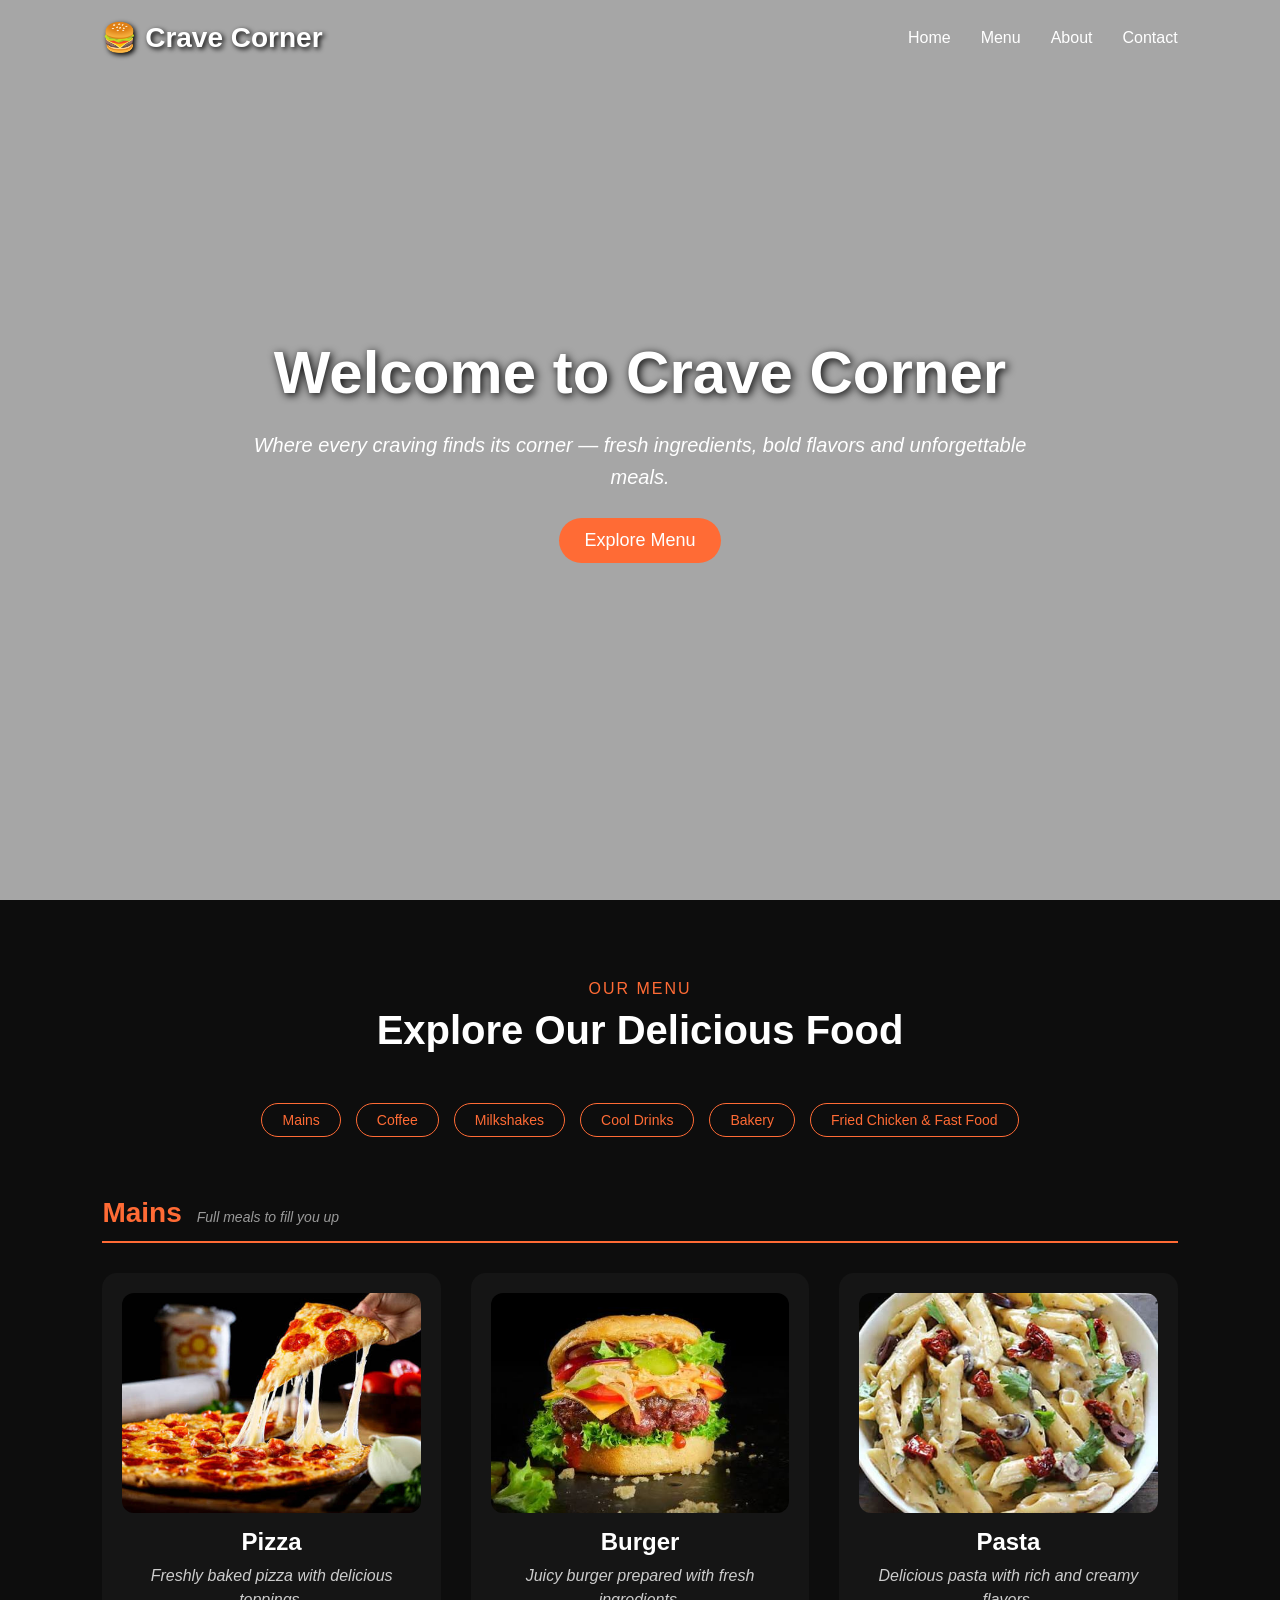
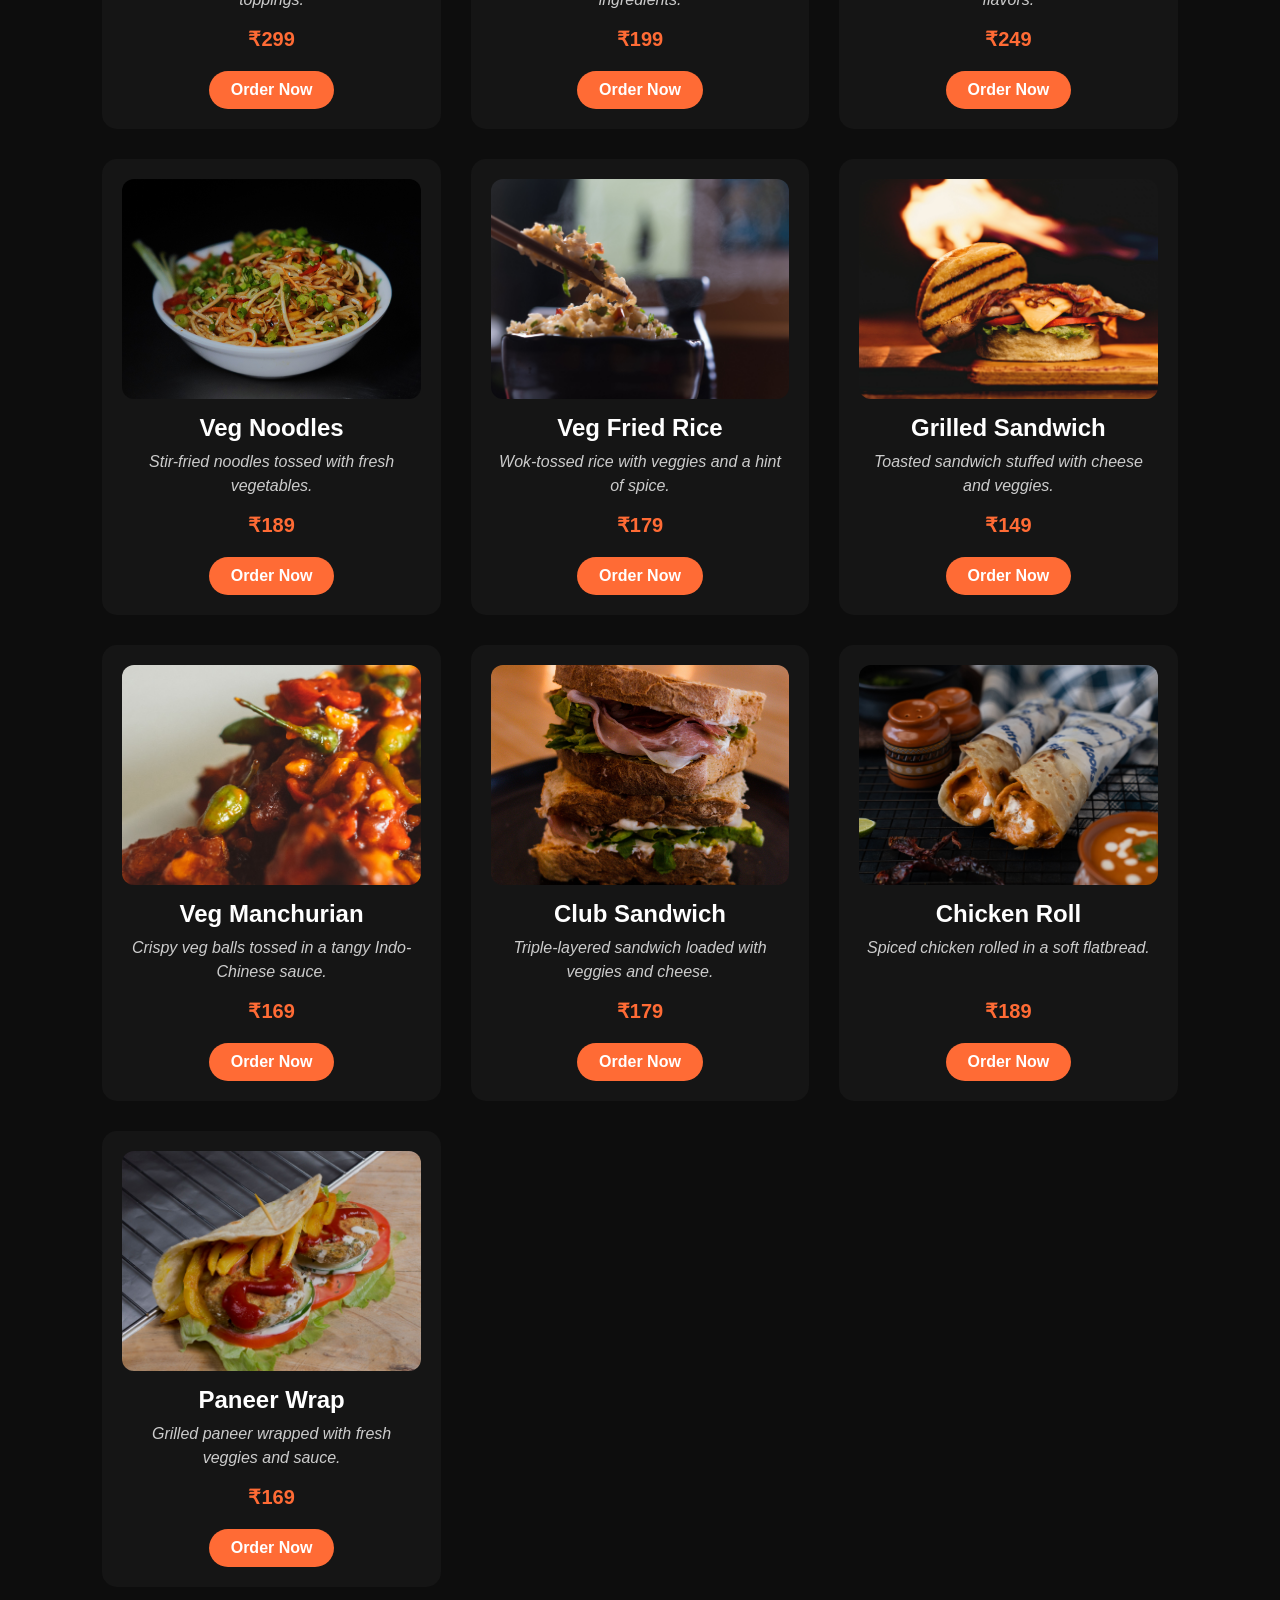
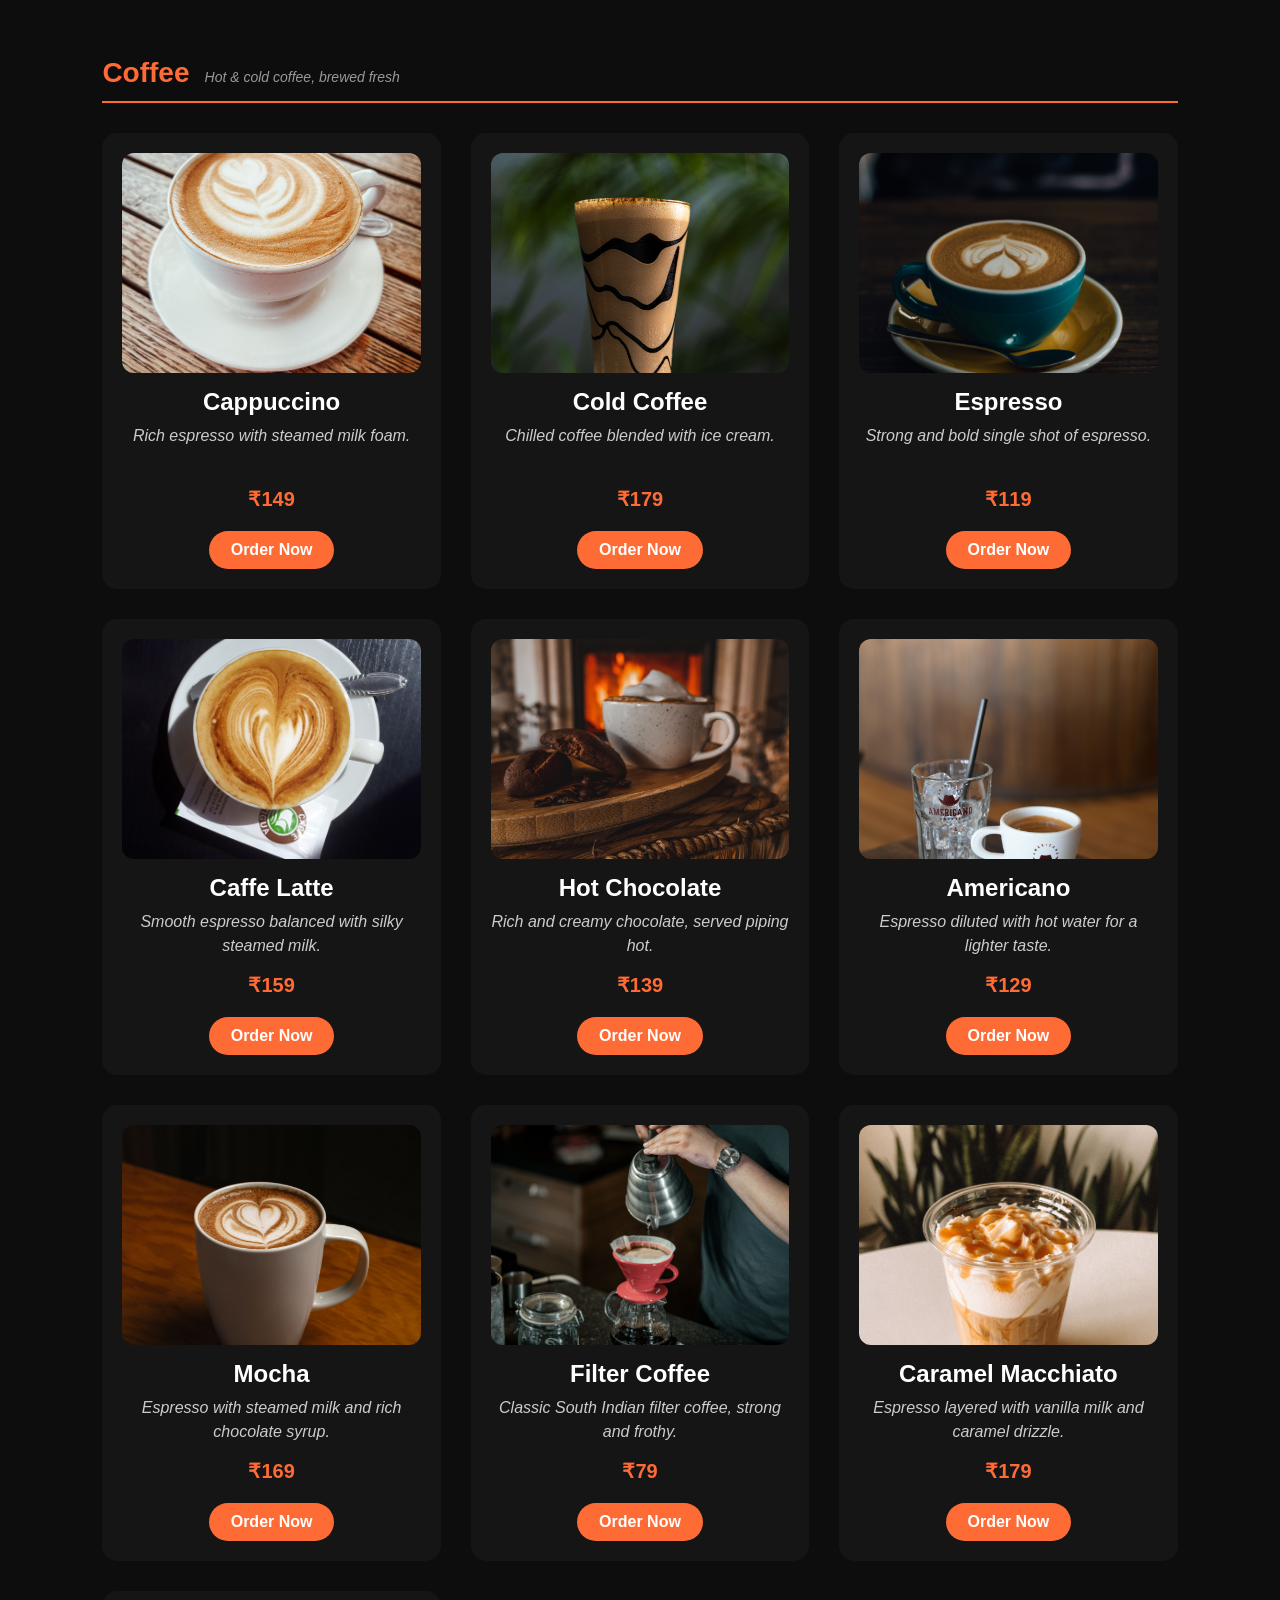
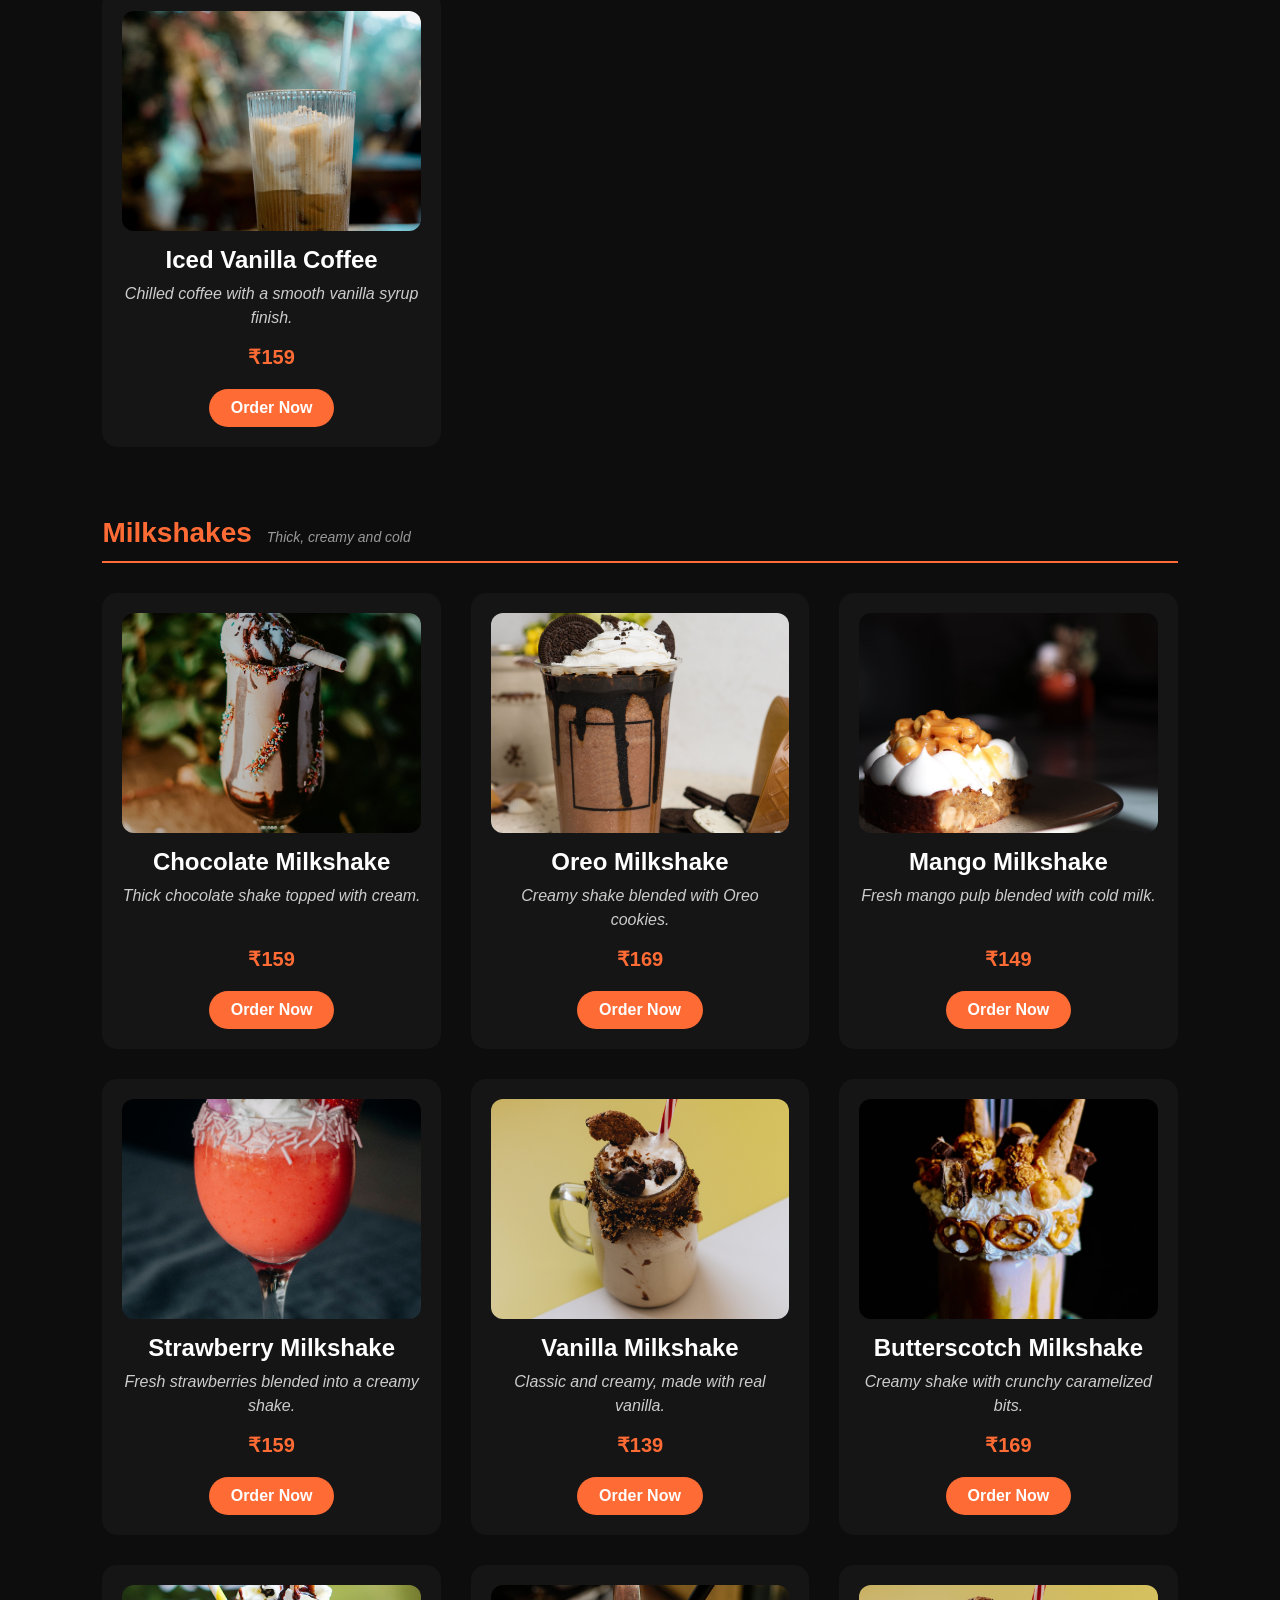
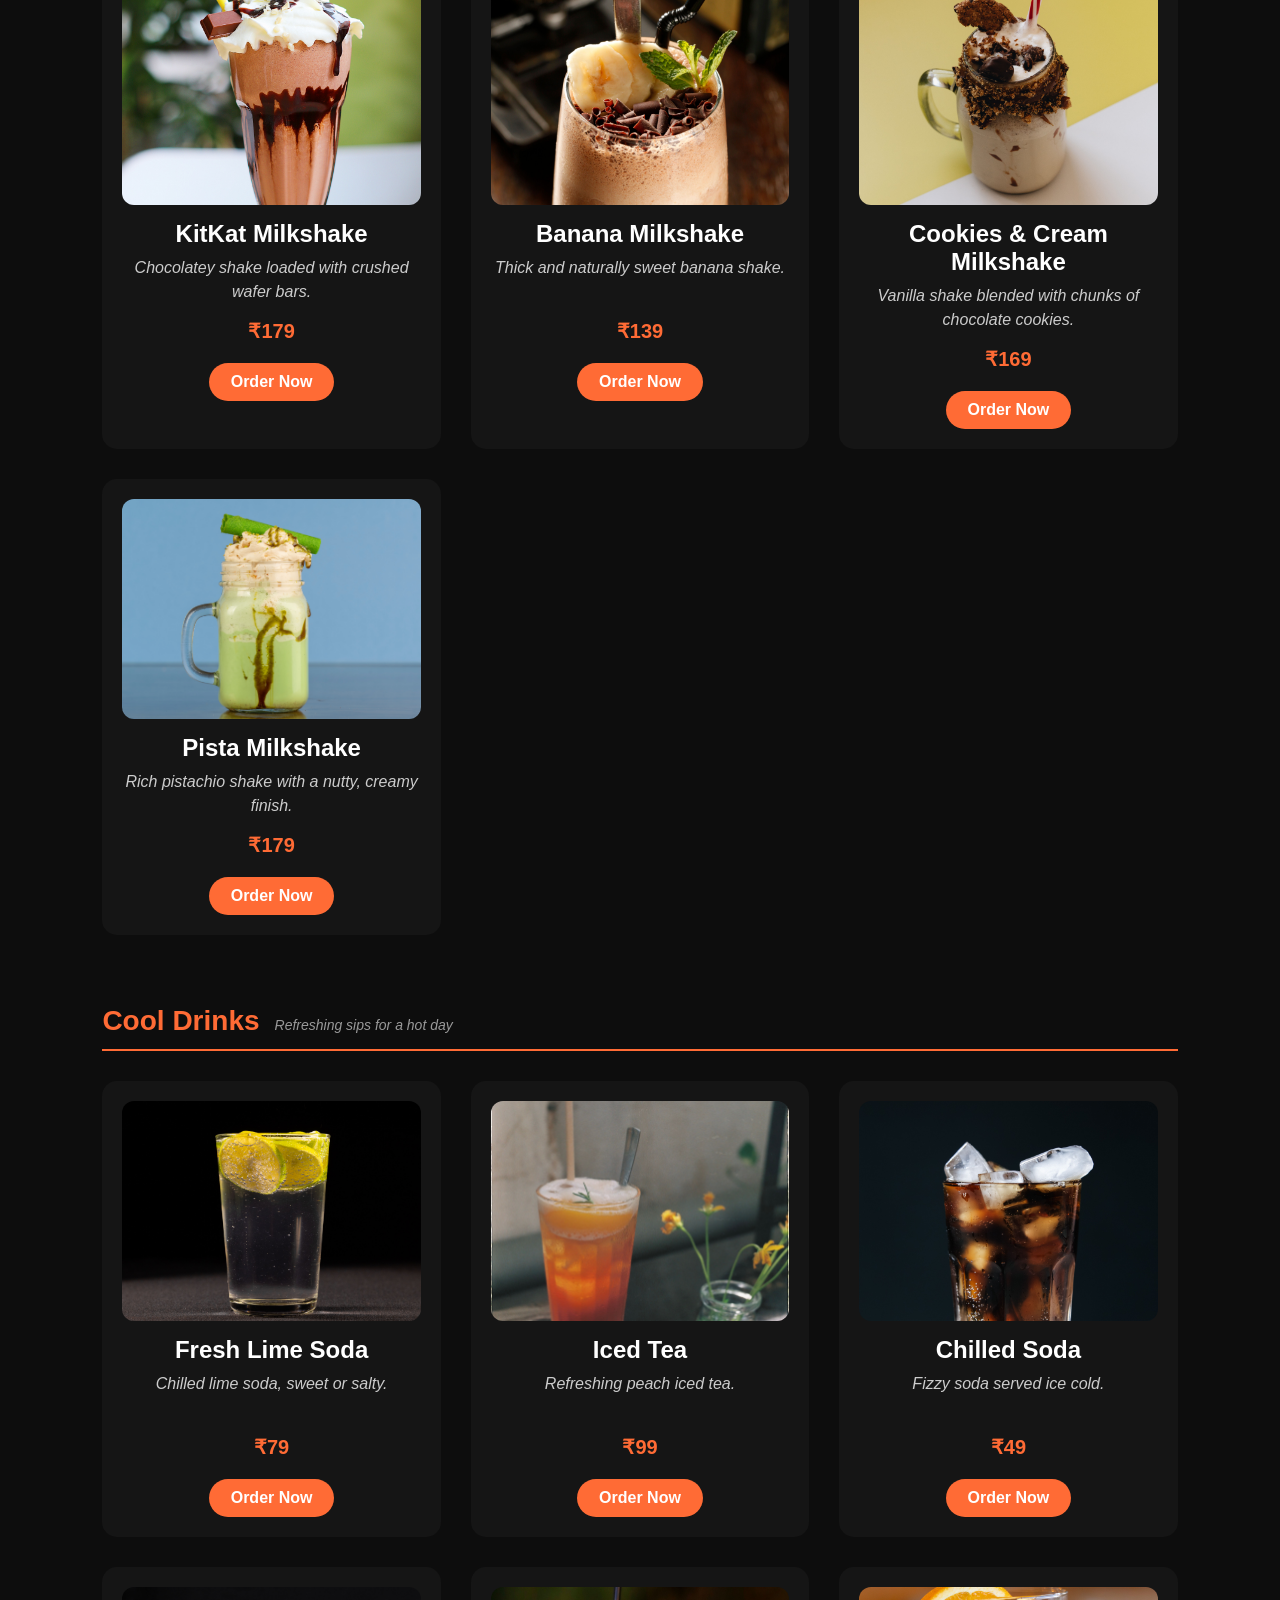
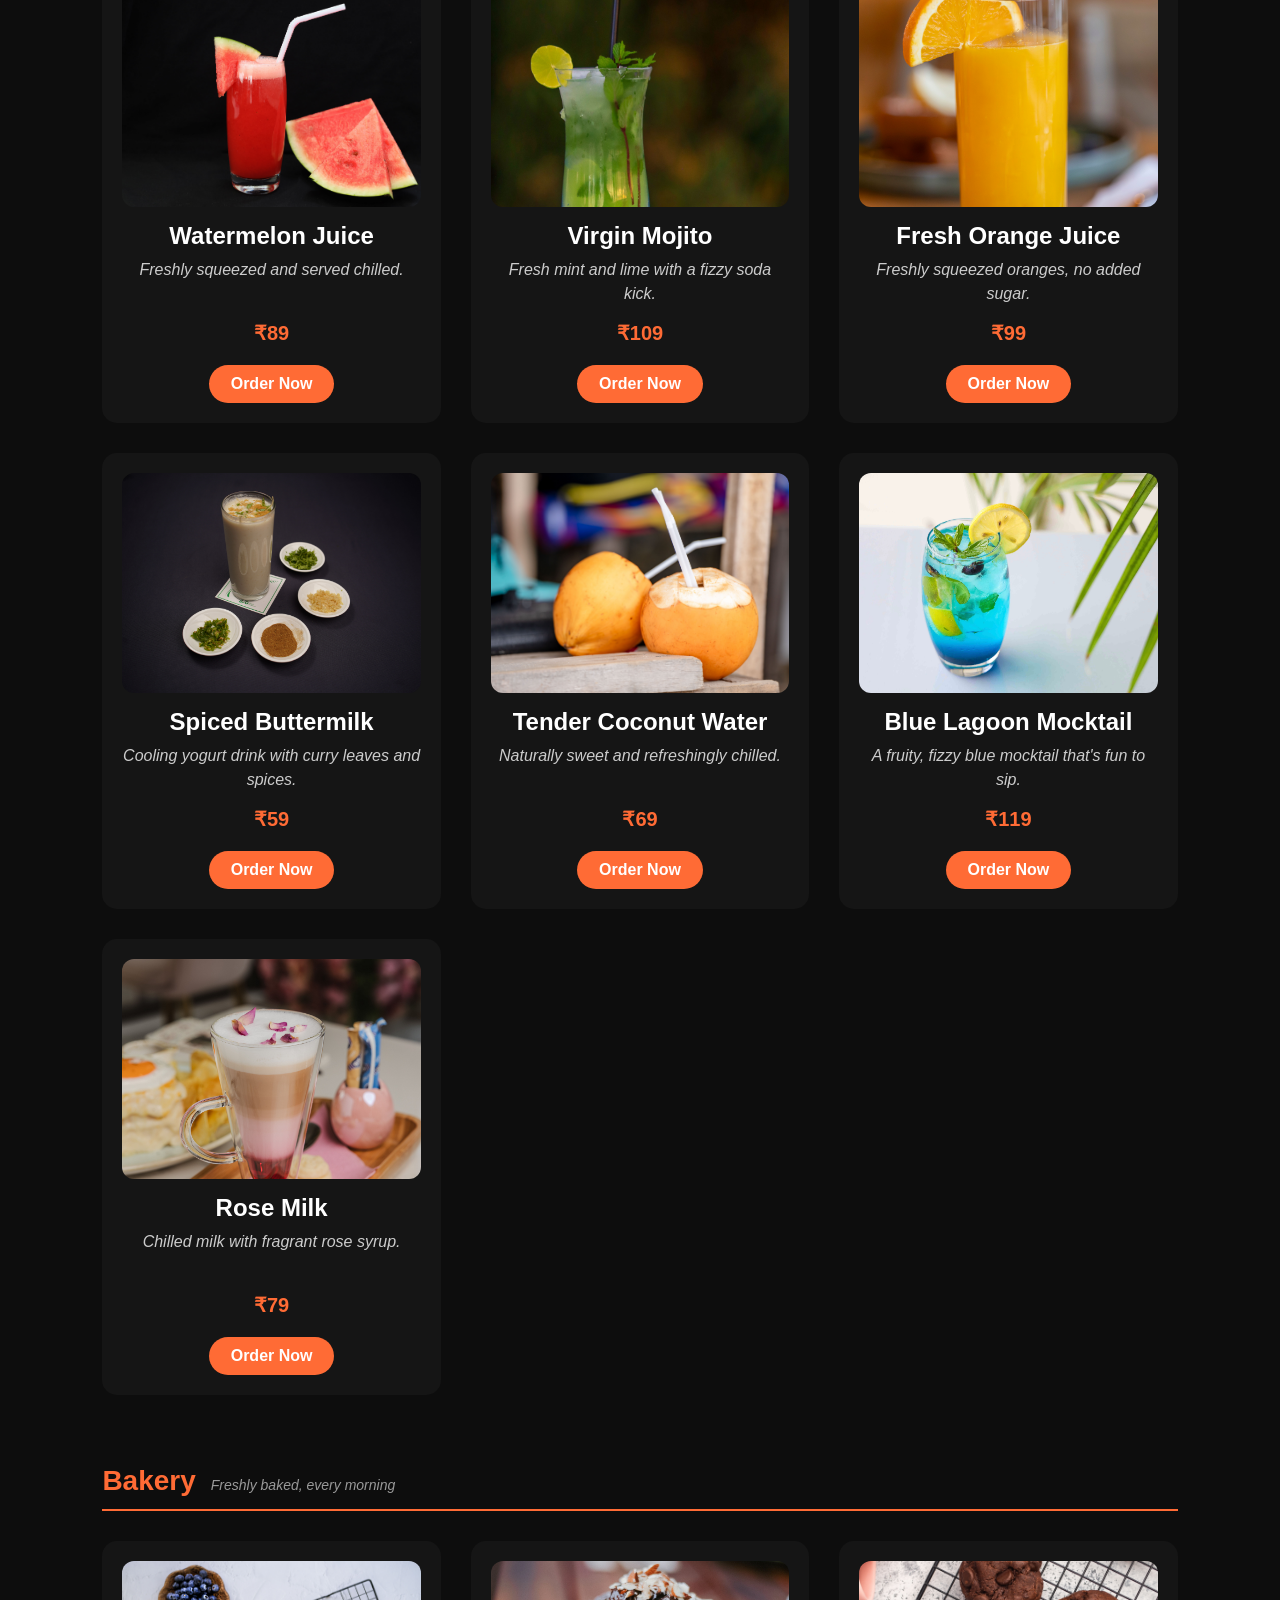
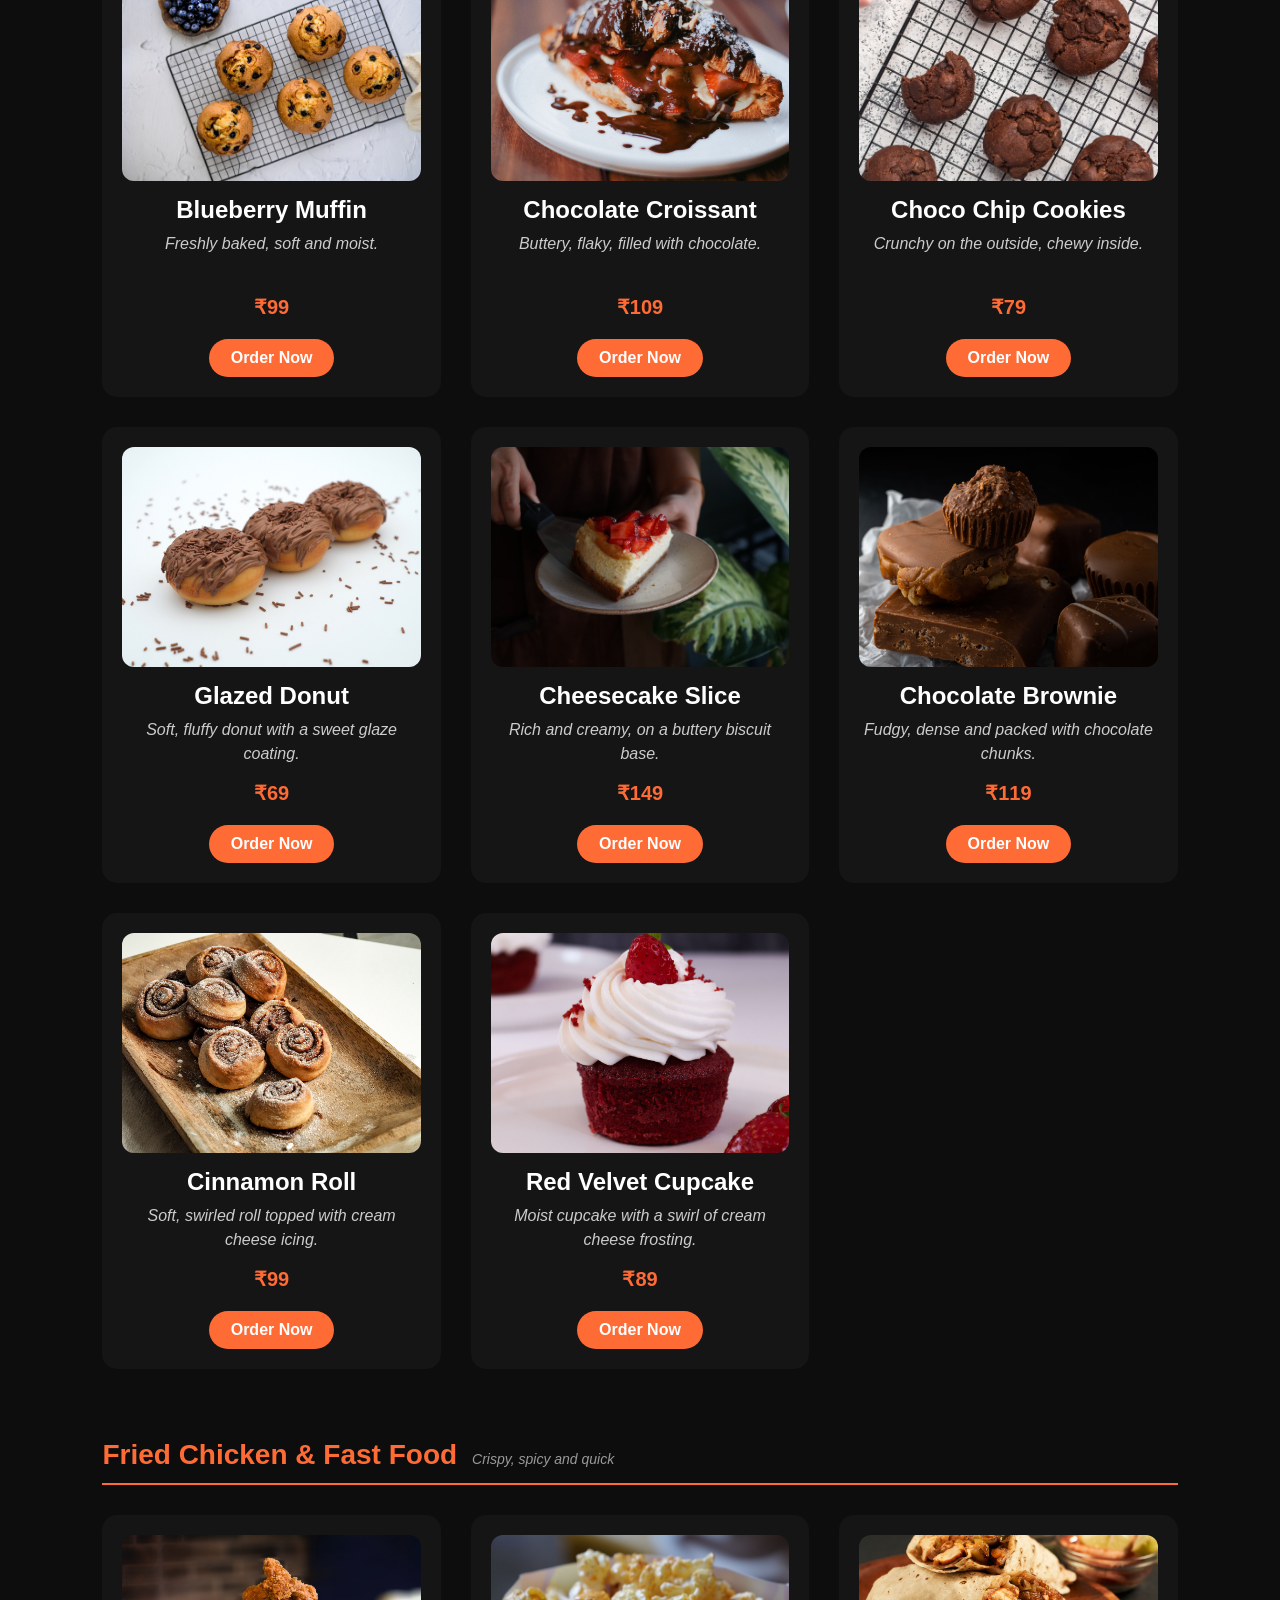
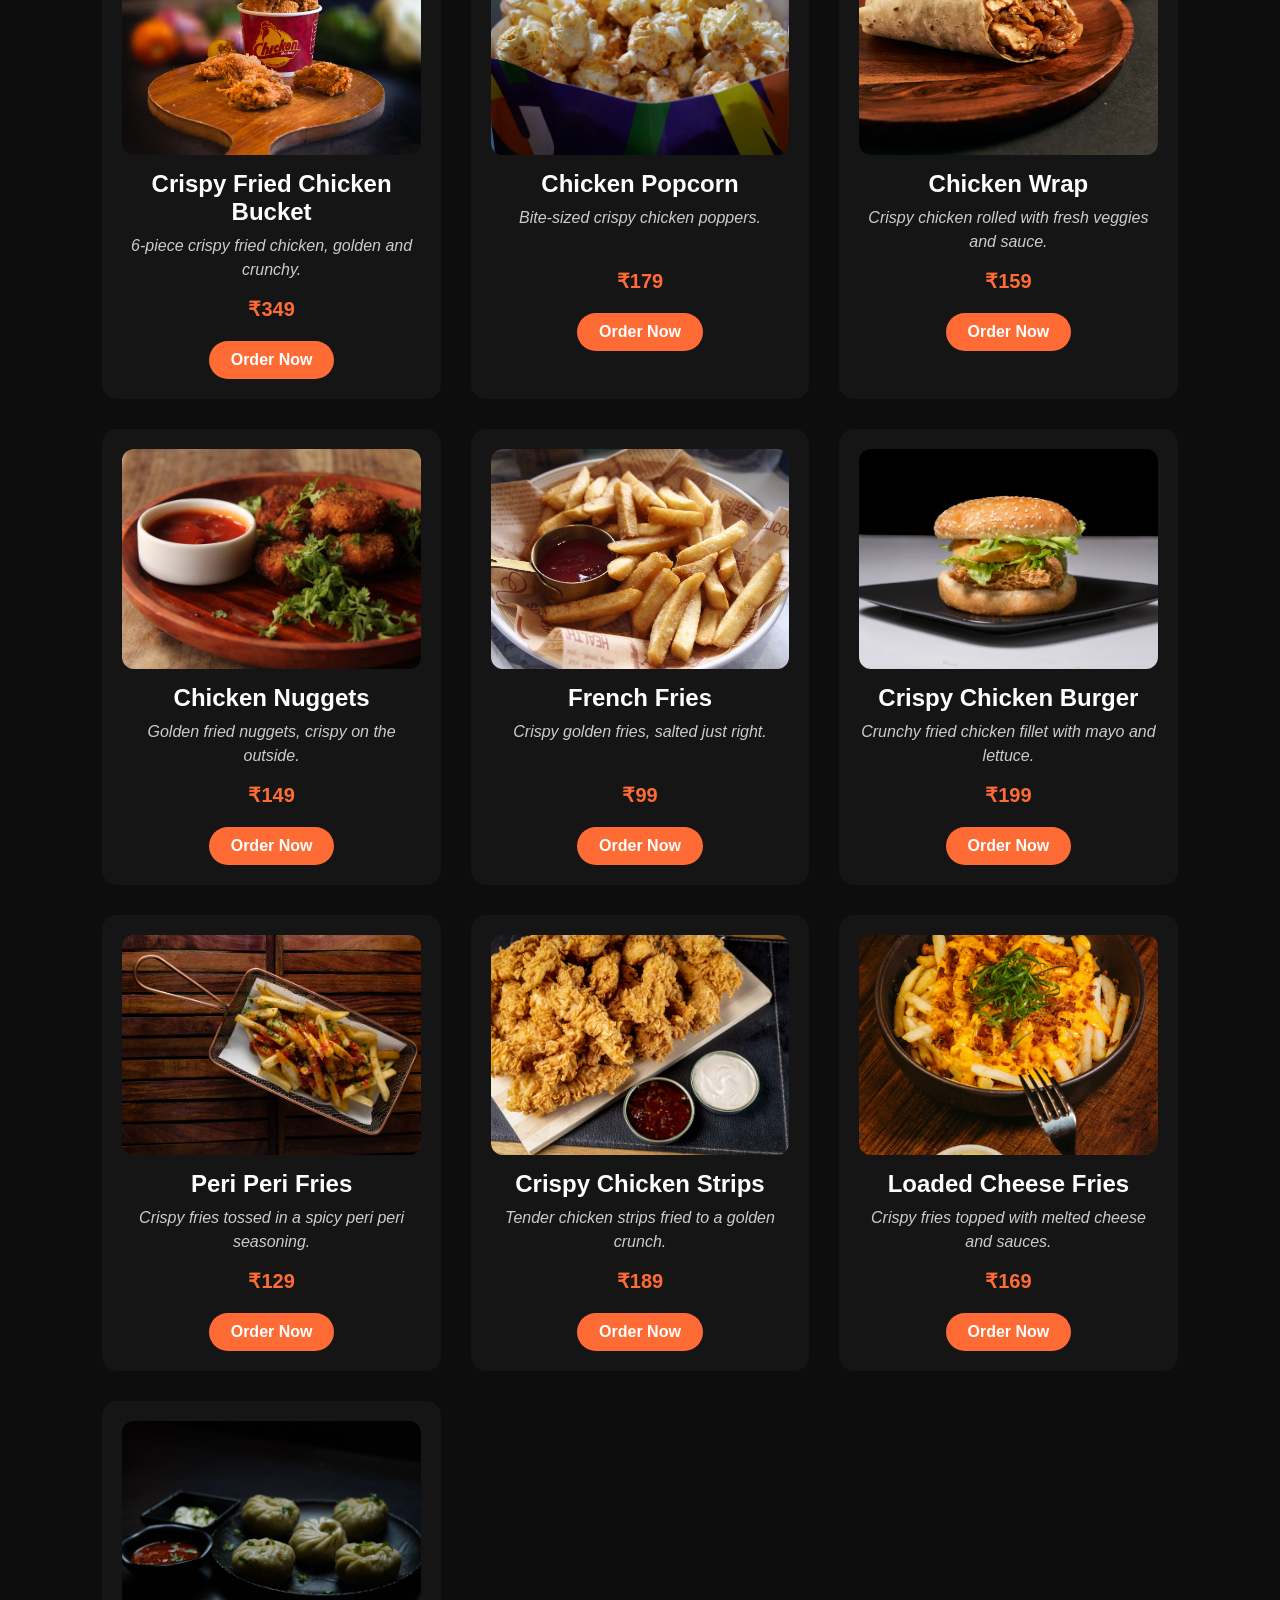
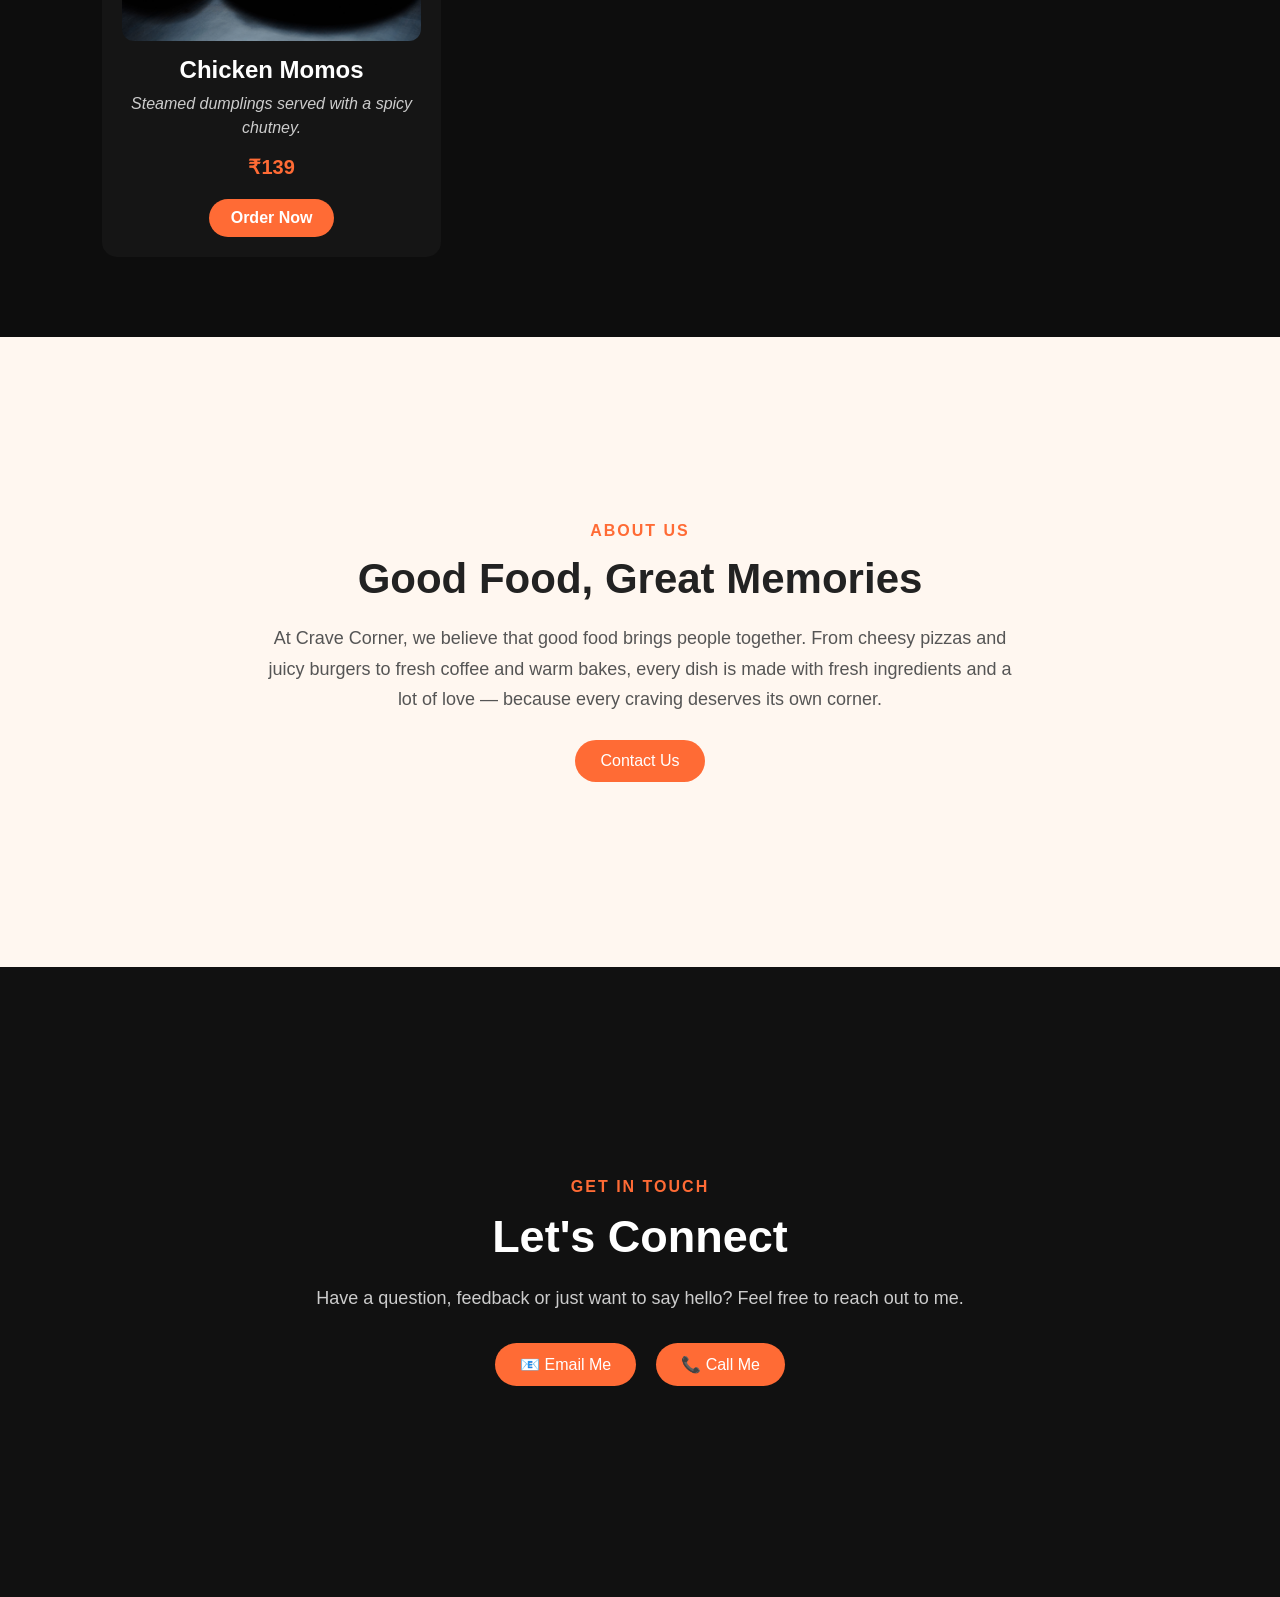
<file: index.html>
<!doctype html>
<html lang="en">
  <head>
    <meta charset="UTF-8" />
    <meta name="viewport" content="width=device-width, initial-scale=1.0" />

    <title>Crave Corner</title>

    <link rel="stylesheet" href="style.css" />
  </head>

  <body>
    <!-- ==================== HOME ==================== -->

    <section id="home" class="hero">
      <video class="background-video" autoplay muted loop playsinline>
        <source src="./5897416-uhd_3840_2160_25fps.mp4" type="video/mp4" />
      </video>

      <div class="video-overlay"></div>

      <!-- Navbar -->

      <header class="navbar">
        <div class="logo">🍔 Crave Corner</div>

        <nav>
          <ul>
            <li>
              <a href="#home">Home</a>
            </li>

            <li>
              <a href="#menu">Menu</a>
            </li>

            <li>
              <a href="#about">About</a>
            </li>

            <li>
              <a href="#contact">Contact</a>
            </li>
          </ul>
        </nav>
      </header>

      <!-- Hero Content -->

      <div class="hero-text">
        <h1>Welcome to Crave Corner</h1>

        <p>
          Where every craving finds its corner — fresh ingredients, bold flavors
          and unforgettable meals.
        </p>

        <a href="#menu" class="menu-btn"> Explore Menu </a>
      </div>
    </section>

    <!-- ==================== MENU ==================== -->

    <section id="menu" class="menu-section">
      <div class="section-title">
        <p>OUR MENU</p>

        <h2>Explore Our Delicious Food</h2>
      </div>

      <!-- Category Navigation -->

      <div class="category-tabs">
        <a href="#mains">Mains</a>

        <a href="#coffee">Coffee</a>

        <a href="#milkshakes">Milkshakes</a>

        <a href="#cool-drinks">Cool Drinks</a>

        <a href="#bakery">Bakery</a>

        <a href="#fried-chicken"> Fried Chicken &amp; Fast Food </a>
      </div>

      <!-- ==================== MAINS ==================== -->

      <div id="mains" class="menu-category">
        <div class="category-heading">
          <h3>Mains</h3>

          <span> Full meals to fill you up </span>
        </div>

        <div class="menu-container">
          <!-- Pizza -->

          <div class="food-card">
            <img src="./pizza.jpg" alt="Pizza" />

            <h3>Pizza</h3>

            <p>Freshly baked pizza with delicious toppings.</p>

            <span>₹299</span>

            <a href="#" class="order-btn"> Order Now </a>
          </div>

          <!-- Burger -->

          <div class="food-card">
            <img src="./burger.jpg" alt="Burger" />

            <h3>Burger</h3>

            <p>Juicy burger prepared with fresh ingredients.</p>

            <span>₹199</span>

            <a href="#" class="order-btn"> Order Now </a>
          </div>

          <!-- Pasta -->

          <div class="food-card">
            <img src="./pasta.jpg" alt="Pasta" />

            <h3>Pasta</h3>

            <p>Delicious pasta with rich and creamy flavors.</p>

            <span>₹249</span>

            <a href="#" class="order-btn"> Order Now </a>
          </div>

          <!-- Veg Noodles -->

          <div class="food-card">
            <img
              src="./pexels-kunal-lakhotia-781256899-28674525.jpg"
              alt="Veg Noodles"
            />

            <h3>Veg Noodles</h3>

            <p>Stir-fried noodles tossed with fresh vegetables.</p>

            <span>₹189</span>

            <a href="#" class="order-btn"> Order Now </a>
          </div>

          <!-- Fried Rice -->

          <div class="food-card">
            <img src="./pexels-meguchi-343871.jpg" alt="Veg Fried Rice" />

            <h3>Veg Fried Rice</h3>

            <p>Wok-tossed rice with veggies and a hint of spice.</p>

            <span>₹179</span>

            <a href="#" class="order-btn"> Order Now </a>
          </div>

          <!-- Grilled Sandwich -->

          <div class="food-card">
            <img
              src="./pexels-jonathanborba-2983102.jpg"
              alt="Grilled Sandwich"
            />

            <h3>Grilled Sandwich</h3>

            <p>Toasted sandwich stuffed with cheese and veggies.</p>

            <span>₹149</span>

            <a href="#" class="order-btn"> Order Now </a>
          </div>

          <!-- Veg Manchurian -->

          <div class="food-card">
            <img
              src="./pexels-roman-odintsov-5339083.jpg"
              alt="Veg Manchurian"
            />

            <h3>Veg Manchurian</h3>

            <p>Crispy veg balls tossed in a tangy Indo-Chinese sauce.</p>

            <span>₹169</span>

            <a href="#" class="order-btn"> Order Now </a>
          </div>

          <!-- Club Sandwich -->

          <div class="food-card">
            <img
              src="./pexels-franco-monsalvo-252430633-18020344.jpg"
              alt="Club Sandwich"
            />

            <h3>Club Sandwich</h3>

            <p>Triple-layered sandwich loaded with veggies and cheese.</p>

            <span>₹179</span>

            <a href="#" class="order-btn"> Order Now </a>
          </div>

          <!-- Chicken Roll -->

          <div class="food-card">
            <img src="./pexels-shootsaga-33430554.jpg" alt="Chicken Roll" />

            <h3>Chicken Roll</h3>

            <p>Spiced chicken rolled in a soft flatbread.</p>

            <span>₹189</span>

            <a href="#" class="order-btn"> Order Now </a>
          </div>

          <!-- Paneer Wrap -->

          <div class="food-card">
            <img
              src="./pexels-karina-ustiuzhanina-313369745-13778563.jpg"
              alt="Paneer Wrap"
            />

            <h3>Paneer Wrap</h3>

            <p>Grilled paneer wrapped with fresh veggies and sauce.</p>

            <span>₹169</span>

            <a href="#" class="order-btn"> Order Now </a>
          </div>
        </div>
      </div>

      <!-- ==================== COFFEE ==================== -->

      <div id="coffee" class="menu-category">
        <div class="category-heading">
          <h3>Coffee</h3>

          <span> Hot &amp; cold coffee, brewed fresh </span>
        </div>

        <div class="menu-container">
          <div class="food-card">
            <img
              src="./pexels-magda-ehlers-pexels-31139336.jpg"
              alt="Cappuccino"
            />

            <h3>Cappuccino</h3>

            <p>Rich espresso with steamed milk foam.</p>

            <span>₹149</span>

            <a href="#" class="order-btn"> Order Now </a>
          </div>

          <div class="food-card">
            <img
              src="./pexels-pushkar-kumar-32881714-34541593.jpg"
              alt="Cold Coffee"
            />

            <h3>Cold Coffee</h3>

            <p>Chilled coffee blended with ice cream.</p>

            <span>₹179</span>

            <a href="#" class="order-btn"> Order Now </a>
          </div>

          <div class="food-card">
            <img
              src="./pexels-marta-dzedyshko-1042863-2067432.jpg"
              alt="Espresso"
            />

            <h3>Espresso</h3>

            <p>Strong and bold single shot of espresso.</p>

            <span>₹119</span>

            <a href="#" class="order-btn"> Order Now </a>
          </div>

          <div class="food-card">
            <img
              src="./pexels-medi-balazi-78269-244407.jpg"
              alt="Caffe Latte"
            />

            <h3>Caffe Latte</h3>

            <p>Smooth espresso balanced with silky steamed milk.</p>

            <span>₹159</span>

            <a href="#" class="order-btn"> Order Now </a>
          </div>

          <div class="food-card">
            <img src="./pexels-helloaesthe-15569296.jpg" alt="Hot Chocolate" />

            <h3>Hot Chocolate</h3>

            <p>Rich and creamy chocolate, served piping hot.</p>

            <span>₹139</span>

            <a href="#" class="order-btn"> Order Now </a>
          </div>

          <div class="food-card">
            <img src="./pexels-peterdanthy-33975489.jpg" alt="Americano" />

            <h3>Americano</h3>

            <p>Espresso diluted with hot water for a lighter taste.</p>

            <span>₹129</span>

            <a href="#" class="order-btn"> Order Now </a>
          </div>

          <div class="food-card">
            <img
              src="./pexels-leonardo-aquino-246345118-27666788.jpg"
              alt="Mocha"
            />

            <h3>Mocha</h3>

            <p>Espresso with steamed milk and rich chocolate syrup.</p>

            <span>₹169</span>

            <a href="#" class="order-btn"> Order Now </a>
          </div>

          <div class="food-card">
            <img
              src="./pexels-ubeydulah-besir-koroglu-2155166096-35819401.jpg"
              alt="South Indian Filter Coffee"
            />

            <h3>Filter Coffee</h3>

            <p>Classic South Indian filter coffee, strong and frothy.</p>

            <span>₹79</span>

            <a href="#" class="order-btn"> Order Now </a>
          </div>

          <div class="food-card">
            <img
              src="./pexels-bentonphotocinema-15086185.jpg"
              alt="Caramel Macchiato"
            />

            <h3>Caramel Macchiato</h3>

            <p>Espresso layered with vanilla milk and caramel drizzle.</p>

            <span>₹179</span>

            <a href="#" class="order-btn"> Order Now </a>
          </div>

          <div class="food-card">
            <img
              src="./pexels-nguy-n-ti-n-th-nh-2150376175-32823311.jpg"
              alt="Iced Vanilla Coffee"
            />

            <h3>Iced Vanilla Coffee</h3>

            <p>Chilled coffee with a smooth vanilla syrup finish.</p>

            <span>₹159</span>

            <a href="#" class="order-btn"> Order Now </a>
          </div>
        </div>
      </div>

      <!-- ==================== MILKSHAKES ==================== -->

      <div id="milkshakes" class="menu-category">
        <div class="category-heading">
          <h3>Milkshakes</h3>

          <span> Thick, creamy and cold </span>
        </div>

        <div class="menu-container">
          <div class="food-card">
            <img
              src="./pexels-abolfazl-zarghami-465901605-17942953.jpg"
              alt="Chocolate Milkshake"
            />

            <h3>Chocolate Milkshake</h3>

            <p>Thick chocolate shake topped with cream.</p>

            <span>₹159</span>

            <a href="#" class="order-btn"> Order Now </a>
          </div>

          <div class="food-card">
            <img src="./pexels-farhad-8743859.jpg" alt="Oreo Milkshake" />

            <h3>Oreo Milkshake</h3>

            <p>Creamy shake blended with Oreo cookies.</p>

            <span>₹169</span>

            <a href="#" class="order-btn"> Order Now </a>
          </div>

          <div class="food-card">
            <img
              src="./pexels-goksun-baris-gokalp-2158208031-35225807.jpg"
              alt="Mango Milkshake"
            />

            <h3>Mango Milkshake</h3>

            <p>Fresh mango pulp blended with cold milk.</p>

            <span>₹149</span>

            <a href="#" class="order-btn"> Order Now </a>
          </div>

          <div class="food-card">
            <img
              src="./pexels-i-brahim-hakki-ucman-174353-3342301.jpg"
              alt="Strawberry Milkshake"
            />

            <h3>Strawberry Milkshake</h3>

            <p>Fresh strawberries blended into a creamy shake.</p>

            <span>₹159</span>

            <a href="#" class="order-btn"> Order Now </a>
          </div>

          <div class="food-card">
            <img src="./pexels-alleksana-6463661.jpg" alt="Vanilla Milkshake" />

            <h3>Vanilla Milkshake</h3>

            <p>Classic and creamy, made with real vanilla.</p>

            <span>₹139</span>

            <a href="#" class="order-btn"> Order Now </a>
          </div>

          <div class="food-card">
            <img
              src="./pexels-kpaukshtite-1146758.jpg"
              alt="Butterscotch Milkshake"
            />

            <h3>Butterscotch Milkshake</h3>

            <p>Creamy shake with crunchy caramelized bits.</p>

            <span>₹169</span>

            <a href="#" class="order-btn"> Order Now </a>
          </div>

          <div class="food-card">
            <img
              src="./pexels-lorena-martinez-1218850-11381485.jpg"
              alt="KitKat Milkshake"
            />

            <h3>KitKat Milkshake</h3>

            <p>Chocolatey shake loaded with crushed wafer bars.</p>

            <span>₹179</span>

            <a href="#" class="order-btn"> Order Now </a>
          </div>

          <div class="food-card">
            <img
              src="./pexels-minchephoto-7491906.jpg"
              alt="Banana Milkshake"
            />

            <h3>Banana Milkshake</h3>

            <p>Thick and naturally sweet banana shake.</p>

            <span>₹139</span>

            <a href="#" class="order-btn"> Order Now </a>
          </div>

          <div class="food-card">
            <img
              src="./pexels-alleksana-6463661.jpg"
              alt="Cookies and Cream Milkshake"
            />

            <h3>Cookies &amp; Cream Milkshake</h3>

            <p>Vanilla shake blended with chunks of chocolate cookies.</p>

            <span>₹169</span>

            <a href="#" class="order-btn"> Order Now </a>
          </div>

          <div class="food-card">
            <img src="./pexels-jdgromov-7091588.jpg" alt="Pista Milkshake" />

            <h3>Pista Milkshake</h3>

            <p>Rich pistachio shake with a nutty, creamy finish.</p>

            <span>₹179</span>

            <a href="#" class="order-btn"> Order Now </a>
          </div>
        </div>
      </div>

      <!-- ==================== COOL DRINKS ==================== -->

      <div id="cool-drinks" class="menu-category">
        <div class="category-heading">
          <h3>Cool Drinks</h3>

          <span> Refreshing sips for a hot day </span>
        </div>

        <div class="menu-container">
          <div class="food-card">
            <img src="./pexels-enginakyurt-9996446.jpg" alt="Fresh Lime Soda" />

            <h3>Fresh Lime Soda</h3>

            <p>Chilled lime soda, sweet or salty.</p>

            <span>₹79</span>

            <a href="#" class="order-btn"> Order Now </a>
          </div>

          <div class="food-card">
            <img src="./pexels-anhdanghihi-16373066.jpg" alt="Iced Tea" />

            <h3>Iced Tea</h3>

            <p>Refreshing peach iced tea.</p>

            <span>₹99</span>

            <a href="#" class="order-btn"> Order Now </a>
          </div>

          <div class="food-card">
            <img src="./pexels-ron-lach-8879617.jpg" alt="Chilled Soda" />

            <h3>Chilled Soda</h3>

            <p>Fizzy soda served ice cold.</p>

            <span>₹49</span>

            <a href="#" class="order-btn"> Order Now </a>
          </div>

          <div class="food-card">
            <img
              src="./pexels-shameel-mukkath-3421394-11009203.jpg"
              alt="Watermelon Juice"
            />

            <h3>Watermelon Juice</h3>

            <p>Freshly squeezed and served chilled.</p>

            <span>₹89</span>

            <a href="#" class="order-btn"> Order Now </a>
          </div>

          <div class="food-card">
            <img
              src="./pexels-roy-muriithi-1065015100-30591633.jpg"
              alt="Virgin Mojito"
            />

            <h3>Virgin Mojito</h3>

            <p>Fresh mint and lime with a fizzy soda kick.</p>

            <span>₹109</span>

            <a href="#" class="order-btn"> Order Now </a>
          </div>

          <div class="food-card">
            <img
              src="./pexels-stephen-leonardi-587681991-30900665.jpg"
              alt="Fresh Orange Juice"
            />

            <h3>Fresh Orange Juice</h3>

            <p>Freshly squeezed oranges, no added sugar.</p>

            <span>₹99</span>

            <a href="#" class="order-btn"> Order Now </a>
          </div>

          <div class="food-card">
            <img
              src="./pexels-jack-baghel-2199968-20422165.jpg"
              alt="Spiced Buttermilk"
            />

            <h3>Spiced Buttermilk</h3>

            <p>Cooling yogurt drink with curry leaves and spices.</p>

            <span>₹59</span>

            <a href="#" class="order-btn"> Order Now </a>
          </div>

          <div class="food-card">
            <img
              src="./pexels-freestockpro-11398730.jpg"
              alt="Tender Coconut Water"
            />

            <h3>Tender Coconut Water</h3>

            <p>Naturally sweet and refreshingly chilled.</p>

            <span>₹69</span>

            <a href="#" class="order-btn"> Order Now </a>
          </div>

          <div class="food-card">
            <img
              src="./pexels-omair-tabikh-301813574-31242124.jpg"
              alt="Blue Lagoon Mocktail"
            />

            <h3>Blue Lagoon Mocktail</h3>

            <p>A fruity, fizzy blue mocktail that's fun to sip.</p>

            <span>₹119</span>

            <a href="#" class="order-btn"> Order Now </a>
          </div>

          <div class="food-card">
            <img
              src="./pexels-yousif-idrees-867185224-19676020.jpg"
              alt="Rose Milk"
            />

            <h3>Rose Milk</h3>

            <p>Chilled milk with fragrant rose syrup.</p>

            <span>₹79</span>

            <a href="#" class="order-btn"> Order Now </a>
          </div>
        </div>
      </div>

      <!-- ==================== BAKERY ==================== -->

      <div id="bakery" class="menu-category">
        <div class="category-heading">
          <h3>Bakery</h3>

          <span> Freshly baked, every morning </span>
        </div>

        <div class="menu-container">
          <!-- Fixed: food-card -->

          <div class="food-card">
            <img
              src="./pexels-eat-kubba-15863701-7935283.jpg"
              alt="Blueberry Muffin"
            />

            <h3>Blueberry Muffin</h3>

            <p>Freshly baked, soft and moist.</p>

            <span>₹99</span>

            <a href="#" class="order-btn"> Order Now </a>
          </div>

          <div class="food-card">
            <img src="./pexels-daka-20819705.jpg" alt="Chocolate Croissant" />

            <h3>Chocolate Croissant</h3>

            <p>Buttery, flaky, filled with chocolate.</p>

            <span>₹109</span>

            <a href="#" class="order-btn"> Order Now </a>
          </div>

          <div class="food-card">
            <img
              src="./pexels-lucasguizo-6044053.jpg"
              alt="Choco Chip Cookies"
            />

            <h3>Choco Chip Cookies</h3>

            <p>Crunchy on the outside, chewy inside.</p>

            <span>₹79</span>

            <a href="#" class="order-btn"> Order Now </a>
          </div>

          <div class="food-card">
            <img
              src="./pexels-sajjad-naqvi-1348573-38638101.jpg"
              alt="Glazed Donut"
            />

            <h3>Glazed Donut</h3>

            <p>Soft, fluffy donut with a sweet glaze coating.</p>

            <span>₹69</span>

            <a href="#" class="order-btn"> Order Now </a>
          </div>

          <div class="food-card">
            <img
              src="./pexels-seher-engel-415018873-15030594.jpg"
              alt="Cheesecake Slice"
            />

            <h3>Cheesecake Slice</h3>

            <p>Rich and creamy, on a buttery biscuit base.</p>

            <span>₹149</span>

            <a href="#" class="order-btn"> Order Now </a>
          </div>

          <div class="food-card">
            <img
              src="./pexels-skyler-ewing-266953-8927931.jpg"
              alt="Chocolate Brownie"
            />

            <h3>Chocolate Brownie</h3>

            <p>Fudgy, dense and packed with chocolate chunks.</p>

            <span>₹119</span>

            <a href="#" class="order-btn"> Order Now </a>
          </div>

          <div class="food-card">
            <img
              src="./pexels-lara-k-77373467-8651023.jpg"
              alt="Cinnamon Roll"
            />

            <h3>Cinnamon Roll</h3>

            <p>Soft, swirled roll topped with cream cheese icing.</p>

            <span>₹99</span>

            <a href="#" class="order-btn"> Order Now </a>
          </div>

          <div class="food-card">
            <img
              src="./pexels-rawan-ali-133113257-28122545.jpg"
              alt="Red Velvet Cupcake"
            />

            <h3>Red Velvet Cupcake</h3>

            <p>Moist cupcake with a swirl of cream cheese frosting.</p>

            <span>₹89</span>

            <a href="#" class="order-btn"> Order Now </a>
          </div>
        </div>
      </div>

      <!-- ==================== FRIED CHICKEN ==================== -->

      <div id="fried-chicken" class="menu-category">
        <div class="category-heading">
          <h3>Fried Chicken &amp; Fast Food</h3>

          <span> Crispy, spicy and quick </span>
        </div>

        <div class="menu-container">
          <div class="food-card">
            <img
              src="pexels-chicken-mackay-3652946-5474676.jpg"
              alt="Fried Chicken Bucket"
            />

            <h3>Crispy Fried Chicken Bucket</h3>

            <p>6-piece crispy fried chicken, golden and crunchy.</p>

            <span>₹349</span>

            <a href="#" class="order-btn"> Order Now </a>
          </div>

          <div class="food-card">
            <img src="pexels-tiennguyen-28182512.jpg" alt="Chicken Popcorn" />

            <h3>Chicken Popcorn</h3>

            <p>Bite-sized crispy chicken poppers.</p>

            <span>₹179</span>

            <a href="#" class="order-btn"> Order Now </a>
          </div>

          <div class="food-card">
            <img
              src="pexels-dhiraj-jain-207743066-12737661.jpg"
              alt="Chicken Wrap"
            />

            <h3>Chicken Wrap</h3>

            <p>Crispy chicken rolled with fresh veggies and sauce.</p>

            <span>₹159</span>

            <a href="#" class="order-btn"> Order Now </a>
          </div>

          <div class="food-card">
            <img src="pexels-jahratreza-39551216.jpg" alt="Chicken Nuggets" />

            <h3>Chicken Nuggets</h3>

            <p>Golden fried nuggets, crispy on the outside.</p>

            <span>₹149</span>

            <a href="#" class="order-btn"> Order Now </a>
          </div>

          <div class="food-card">
            <img src="pexels-530123908-29150162.jpg" alt="French Fries" />

            <h3>French Fries</h3>

            <p>Crispy golden fries, salted just right.</p>

            <span>₹99</span>

            <a href="#" class="order-btn"> Order Now </a>
          </div>

          <div class="food-card">
            <img
              src="pexels-qamar-rehman-94539242-11354487.jpg"
              alt="Crispy Chicken Burger"
            />

            <h3>Crispy Chicken Burger</h3>

            <p>Crunchy fried chicken fillet with mayo and lettuce.</p>

            <span>₹199</span>

            <a href="#" class="order-btn"> Order Now </a>
          </div>

          <div class="food-card">
            <img src="pexels-rsapmech-11485199.jpg" alt="Peri Peri Fries" />

            <h3>Peri Peri Fries</h3>

            <p>Crispy fries tossed in a spicy peri peri seasoning.</p>

            <span>₹129</span>

            <a href="#" class="order-btn"> Order Now </a>
          </div>

          <div class="food-card">
            <img
              src="pexels-eric-moura-859101902-33068077.jpg"
              alt="Crispy Chicken Strips"
            />

            <h3>Crispy Chicken Strips</h3>

            <p>Tender chicken strips fried to a golden crunch.</p>

            <span>₹189</span>

            <a href="#" class="order-btn"> Order Now </a>
          </div>

          <div class="food-card">
            <img
              src="pexels-jonathanborba-18866156.jpg"
              alt="Loaded Cheese Fries"
            />

            <h3>Loaded Cheese Fries</h3>

            <p>Crispy fries topped with melted cheese and sauces.</p>

            <span>₹169</span>

            <a href="#" class="order-btn"> Order Now </a>
          </div>

          <div class="food-card">
            <img src="pexels-anshography-18803174.jpg" alt="Chicken Momos" />

            <h3>Chicken Momos</h3>

            <p>Steamed dumplings served with a spicy chutney.</p>

            <span>₹139</span>

            <a href="#" class="order-btn"> Order Now </a>
          </div>
        </div>
      </div>
    </section>

    <!-- ==================== ABOUT ==================== -->

    <section id="about" class="about-section">
      <div class="about-content">
        <p class="section-subtitle">ABOUT US</p>

        <h2>Good Food, Great Memories</h2>

        <p>
          At Crave Corner, we believe that good food brings people together.
          From cheesy pizzas and juicy burgers to fresh coffee and warm bakes,
          every dish is made with fresh ingredients and a lot of love — because
          every craving deserves its own corner.
        </p>

        <a href="#contact" class="about-btn"> Contact Us </a>
      </div>
    </section>

    <!-- ==================== CONTACT ==================== -->

    <section id="contact" class="contact-section">
      <div class="contact-content">
        <p class="section-subtitle">GET IN TOUCH</p>

        <h2>Let's Connect</h2>

        <p>
          Have a question, feedback or just want to say hello? Feel free to
          reach out to me.
        </p>

        <div class="contact-links">
          <a href="mailto:keerthigorentla@gmail.com"> 📧 Email Me </a>

          <a href="tel:+919008765654"> 📞 Call Me </a>
        </div>
      </div>
    </section>
  </body>
</html>
</file>
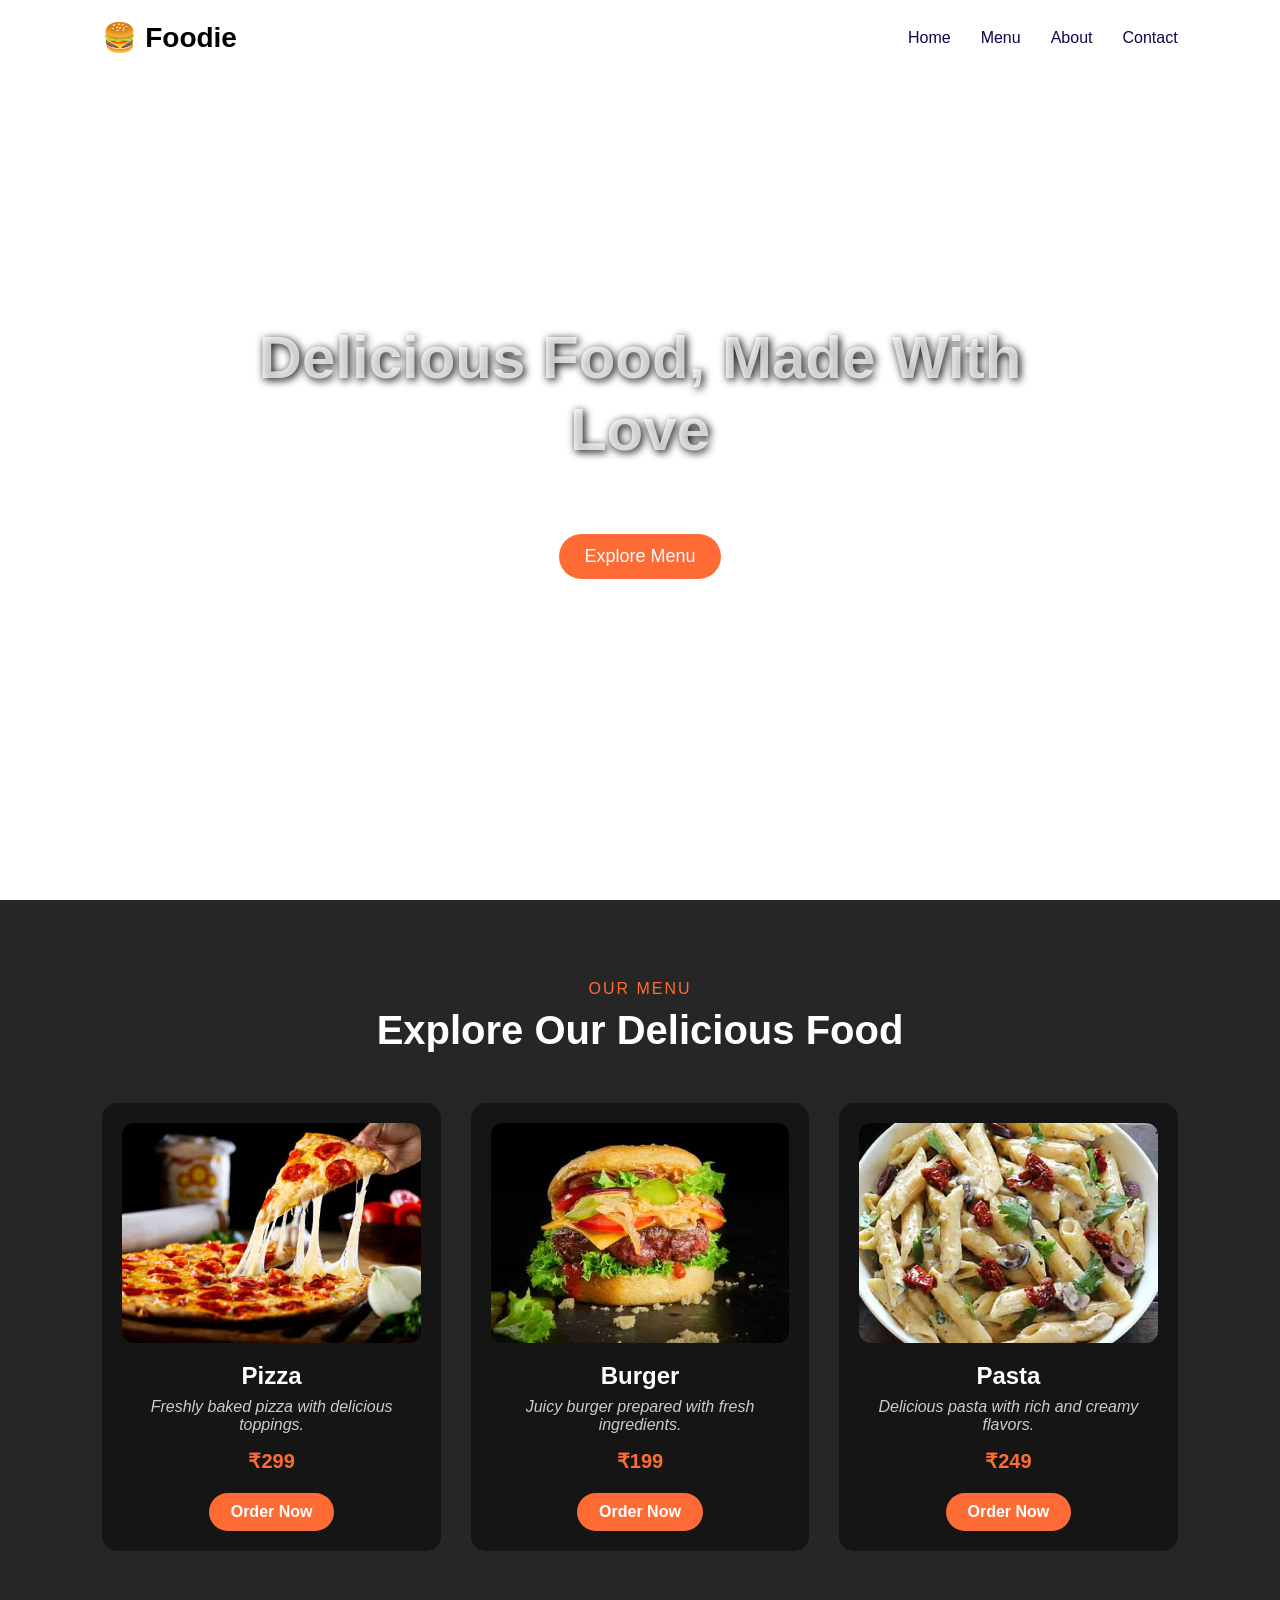
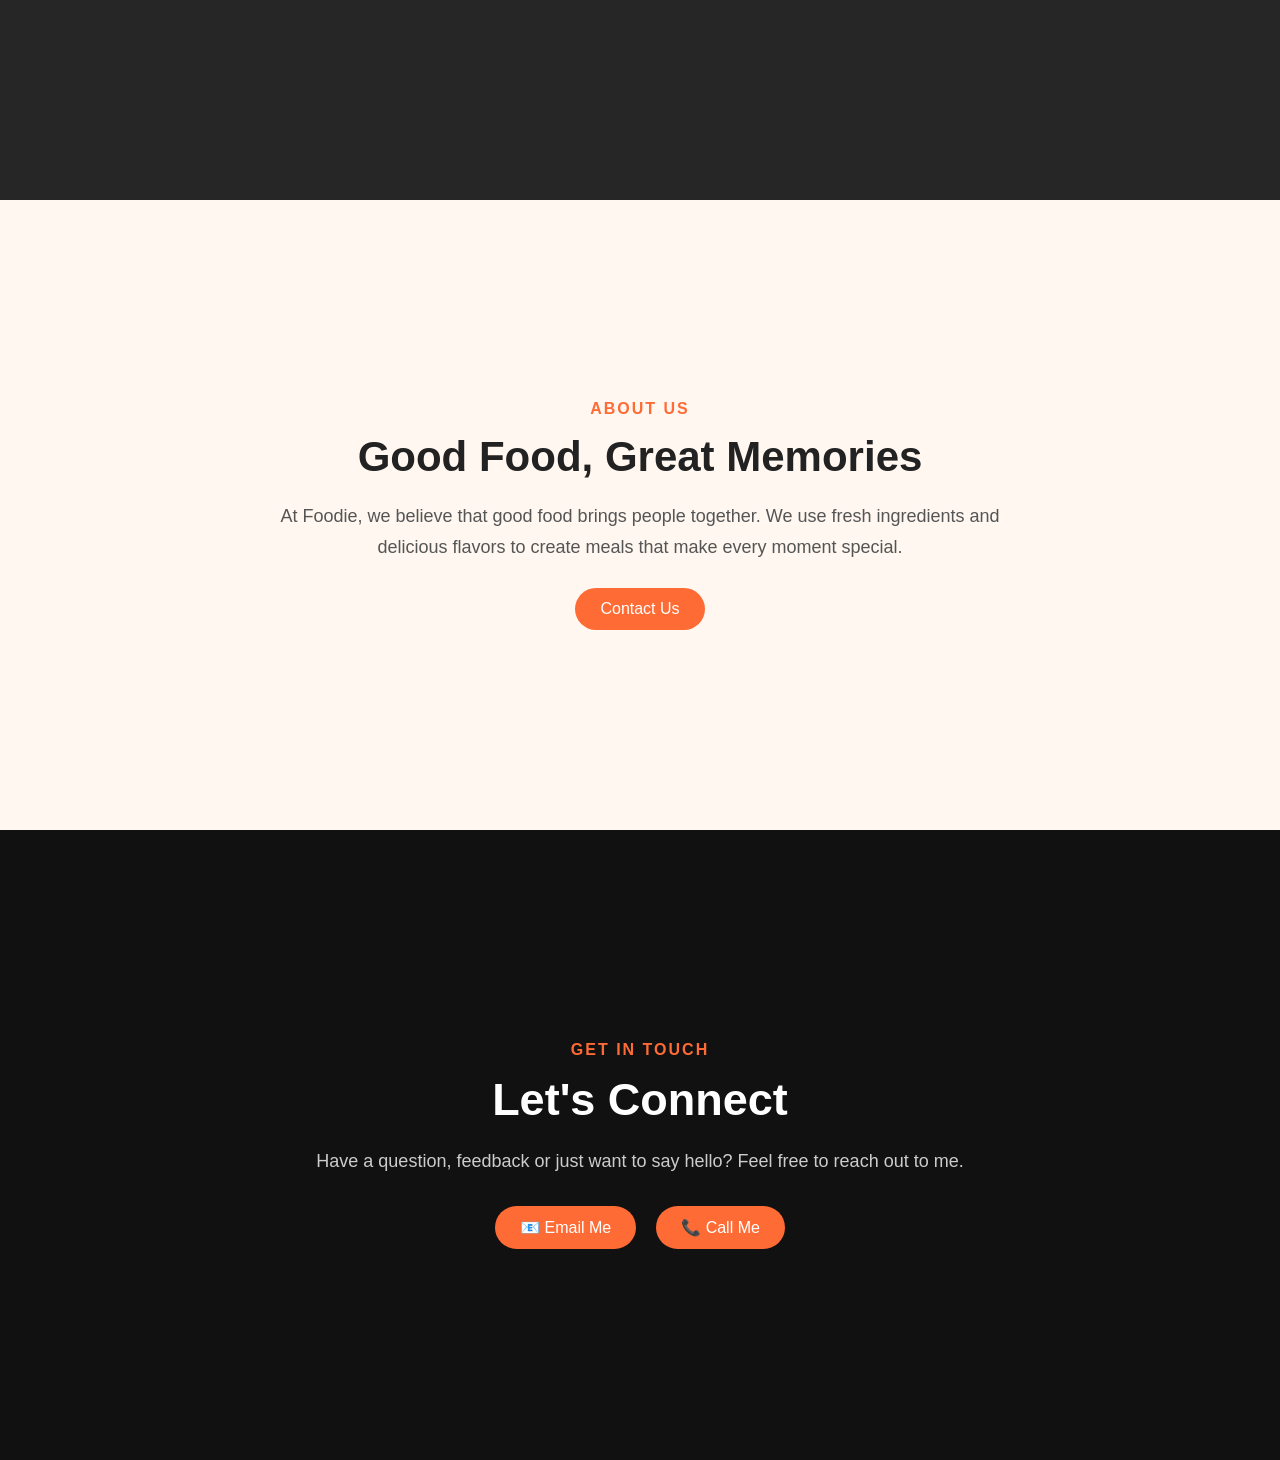
<file: foodie.html>
<!doctype html>
<html lang="en">
  <head>
    <meta charset="UTF-8" />
    <meta name="viewport" content="width=device-width, initial-scale=1.0" />
    <title>Document</title>
    <link rel="stylesheet" href="foodie.css" />
  </head>
  <body>
    <section id="home" class="hero">
      <video class="background-video" autoplay muted loop>
        <source src="5897416-uhd_3840_2160_25fps.mp4" type="video/mp4" />
      </video>

      <header class="navbar">
        <div class="logo">🍔 Foodie</div>

        <nav>
          <ul>
            <li><a href="#home">Home</a></li>
            <li><a href="#menu">Menu</a></li>
            <li><a href="#about">About</a></li>
            <li><a href="#contact">Contact</a></li>
          </ul>
        </nav>
      </header>

      <div class="hero-text">
        <h1>Delicious Food, Made With Love</h1>

        <p>
          Fresh ingredients, delicious flavors and unforgettable experiences.
        </p>

        <a href="#menu" class="menu-btn">Explore Menu</a>
      </div>
    </section>
    <section id="menu" class="menu-section">
      <div class="section-title">
        <p>OUR MENU</p>
        <h2>Explore Our Delicious Food</h2>
      </div>

      <div class="menu-container">
        <div class="food-card">
          <img src="pizza.jpg" alt="Pizza" />
          <h3>Pizza</h3>
          <p>Freshly baked pizza with delicious toppings.</p>
          <span>₹299</span>
          <a href="#" class="order-btn">Order Now</a>
        </div>

        <div class="food-card">
          <img src="burger.jpg" alt="Burger" />
          <h3>Burger</h3>
          <p>Juicy burger prepared with fresh ingredients.</p>
          <span>₹199</span>
          <a href="#" class="order-btn">Order Now</a>
        </div>

        <div class="food-card">
          <img src="pasta.jpg" alt="Pasta" />
          <h3>Pasta</h3>
          <p>Delicious pasta with rich and creamy flavors.</p>
          <span>₹249</span>
          <a href="#" class="order-btn">Order Now</a>
        </div>
      </div>
    </section>
    <section id="about" class="about-section">
      <div class="about-content">
        <p class="section-subtitle">ABOUT US</p>

        <h2>Good Food, Great Memories</h2>

        <p>
          At Foodie, we believe that good food brings people together. We use
          fresh ingredients and delicious flavors to create meals that make
          every moment special.
        </p>

        <a href="#contact" class="about-btn">Contact Us</a>
      </div>
    </section>
    <section id="contact" class="contact-section">
      <div class="contact-content">
        <p class="section-subtitle">GET IN TOUCH</p>

        <h2>Let's Connect</h2>

        <p>
          Have a question, feedback or just want to say hello? Feel free to
          reach out to me.
        </p>

        <div class="contact-links">
          <a href="mailto:keerthigorentla@gmail.com"> 📧 Email Me </a>

          <a href="tel:+919008765654"> 📞 Call Me </a>
        </div>
      </div>
    </section>
  </body>
</html>
</file>
<file: style.css>
/* =========================
   RESET
========================= */

* {
  margin: 0;
  padding: 0;
  box-sizing: border-box;
}

/* =========================
   HTML & BODY
========================= */

html {
  scroll-behavior: smooth;
}

body {
  margin: 0;
  font-family: "Google Sans", Arial, sans-serif;
}

/* =========================
   HERO SECTION
========================= */

.hero {
  position: relative;

  min-height: 100vh;

  display: flex;
  justify-content: center;
  align-items: center;

  text-align: center;

  padding: 20px;

  overflow: hidden;
}

/* Background Video */

.background-video {
  position: absolute;

  top: 0;
  left: 0;

  width: 100%;
  height: 100%;

  object-fit: cover;

  z-index: 0;
}

/* Dark overlay over video */

.video-overlay {
  position: absolute;

  top: 0;
  left: 0;

  width: 100%;
  height: 100%;

  background: rgba(0, 0, 0, 0.35);

  z-index: 1;
}

/* =========================
   NAVBAR
========================= */

.navbar {
  position: absolute;

  top: 0;
  left: 0;

  width: 100%;
  height: 75px;

  display: flex;

  align-items: center;

  justify-content: space-between;

  padding: 0 8%;

  z-index: 3;
}

/* Logo */

.logo {
  font-size: 28px;

  font-weight: bold;

  color: white;

  text-shadow: 2px 2px 5px black;
}

/* Navigation */

.navbar ul {
  display: flex;

  gap: 30px;

  list-style: none;
}

.navbar a {
  text-decoration: none;

  color: white;

  font-size: 16px;

  font-weight: 500;

  transition: 0.3s;
}

.navbar a:hover {
  color: #ff6b35;
}

/* =========================
   HERO TEXT
========================= */

.hero-text {
  position: relative;

  z-index: 2;

  max-width: 800px;
}

.hero-text h1 {
  font-size: 60px;

  color: white;

  line-height: 1.2;

  text-shadow: 2px 2px 8px black;
}

.hero-text p {
  font-style: italic;

  font-weight: 300;

  color: white;

  font-size: 20px;

  line-height: 1.6;

  margin-top: 20px;
}

/* =========================
   BUTTONS
========================= */

.menu-btn,
.about-btn,
.order-btn {
  background: #ff6b35;

  color: white;

  text-decoration: none;

  transition: 0.3s;
}

.menu-btn {
  display: inline-block;

  margin-top: 25px;

  padding: 12px 25px;

  border-radius: 25px;

  font-size: 18px;
}

.menu-btn:hover {
  background: #ad3509;

  transform: translateY(-3px);
}

/* =========================
   MENU SECTION
========================= */

.menu-section {
  min-height: 100vh;

  padding: 80px 8%;

  background: #0d0d0d;

  color: white;
}

/* =========================
   SECTION TITLE
========================= */

.section-title {
  text-align: center;

  margin-bottom: 50px;
}

.section-title p {
  color: #ff6b35;

  font-size: 16px;

  letter-spacing: 2px;
}

.section-title h2 {
  font-size: 40px;

  margin-top: 10px;
}

/* =========================
   CATEGORY TABS
========================= */

.category-tabs {
  display: flex;

  flex-wrap: wrap;

  justify-content: center;

  gap: 15px;

  margin-bottom: 60px;
}

.category-tabs a {
  padding: 8px 20px;

  border: 1px solid #ff6b35;

  border-radius: 20px;

  color: #ff6b35;

  text-decoration: none;

  font-size: 14px;

  transition: 0.3s;
}

.category-tabs a:hover {
  background: #ff6b35;

  color: white;
}

/* =========================
   MENU CATEGORY
========================= */

.menu-category {
  margin-bottom: 70px;

  scroll-margin-top: 90px;
}

.menu-category:last-child {
  margin-bottom: 0;
}

/* =========================
   CATEGORY HEADING
========================= */

.category-heading {
  display: flex;

  align-items: baseline;

  gap: 15px;

  margin-bottom: 30px;

  border-bottom: 2px solid #ff6b35;

  padding-bottom: 12px;
}

.category-heading h3 {
  font-size: 28px;

  color: #ff6b35;
}

.category-heading span {
  color: #999;

  font-size: 14px;

  font-style: italic;
}

/* =========================
   FOOD GRID
========================= */

.menu-container {
  display: grid;

  grid-template-columns: repeat(3, 1fr);

  gap: 30px;
}

/* =========================
   FOOD CARD
========================= */

.food-card {
  background: #151515;

  padding: 20px;

  border-radius: 15px;

  text-align: center;

  transition: 0.3s;

  overflow: hidden;
}

.food-card:hover {
  transform: translateY(-8px);

  box-shadow: 0 10px 25px rgba(0, 0, 0, 0.4);
}

/* =========================
   FOOD IMAGES
========================= */

.food-card img {
  width: 100%;

  height: 220px;

  object-fit: cover;

  object-position: center;

  display: block;

  border-radius: 12px;
}

/* =========================
   FOOD NAME
========================= */

.food-card h3 {
  font-size: 24px;

  margin: 15px 0 8px;
}

/* =========================
   FOOD DESCRIPTION
========================= */

.food-card p {
  color: #ccc;

  font-style: italic;

  line-height: 1.5;

  min-height: 48px;
}

/* =========================
   PRICE
========================= */

.food-card span {
  display: block;

  margin-top: 15px;

  font-size: 20px;

  font-weight: bold;

  color: #ff6b35;
}

/* =========================
   ORDER BUTTON
========================= */

.order-btn {
  display: inline-block;

  margin-top: 20px;

  padding: 10px 22px;

  border-radius: 25px;

  font-size: 16px;

  font-weight: bold;
}

.order-btn:hover {
  background: #ad3509;

  transform: translateY(-3px);
}

/* =========================
   ABOUT SECTION
========================= */

.about-section {
  min-height: 70vh;

  padding: 100px 10%;

  display: flex;

  justify-content: center;

  align-items: center;

  background: #fff7f0;

  color: #222;
}

.about-content {
  max-width: 750px;

  text-align: center;
}

.section-subtitle {
  color: #ff6b35;

  font-size: 16px;

  font-weight: bold;

  letter-spacing: 2px;
}

.about-content h2 {
  font-size: 42px;

  margin: 15px 0 20px;
}

.about-content > p:not(.section-subtitle) {
  color: #555;

  font-size: 18px;

  line-height: 1.7;
}

/* About Button */

.about-btn {
  display: inline-block;

  margin-top: 25px;

  padding: 12px 25px;

  border-radius: 25px;
}

.about-btn:hover {
  background: #ad3509;

  transform: translateY(-3px);
}

/* =========================
   CONTACT SECTION
========================= */

.contact-section {
  min-height: 70vh;

  padding: 100px 10%;

  display: flex;

  justify-content: center;

  align-items: center;

  background: #111;

  color: white;

  text-align: center;
}

.contact-content {
  max-width: 700px;
}

.contact-content h2 {
  font-size: 45px;

  margin: 15px 0 20px;
}

.contact-content > p:not(.section-subtitle) {
  color: #ccc;

  font-size: 18px;

  line-height: 1.7;
}

/* =========================
   CONTACT LINKS
========================= */

.contact-links {
  display: flex;

  justify-content: center;

  gap: 20px;

  margin-top: 30px;
}

.contact-links a {
  padding: 12px 25px;

  background: #ff6b35;

  color: white;

  text-decoration: none;

  border-radius: 25px;

  transition: 0.3s;
}

.contact-links a:hover {
  background: #ad3509;

  transform: translateY(-3px);
}

/* =========================
   TABLET
========================= */

@media (max-width: 1000px) {
  .menu-container {
    grid-template-columns: repeat(2, 1fr);
  }

  .hero-text h1 {
    font-size: 50px;
  }
}

/* =========================
   MOBILE
========================= */

@media (max-width: 768px) {
  /* Navbar */

  .navbar {
    height: auto;

    padding: 20px 5%;

    flex-direction: column;

    gap: 15px;
  }

  .logo {
    font-size: 24px;
  }

  .navbar ul {
    gap: 12px;

    flex-wrap: wrap;

    justify-content: center;
  }

  .navbar a {
    font-size: 14px;
  }

  /* Hero */

  .hero {
    min-height: 100vh;
  }

  .hero-text {
    margin-top: 80px;
  }

  .hero-text h1 {
    font-size: 40px;
  }

  .hero-text p {
    font-size: 17px;
  }

  /* Menu */

  .menu-section {
    padding: 60px 5%;
  }

  .section-title h2 {
    font-size: 32px;
  }

  .menu-container {
    grid-template-columns: 1fr;
  }

  /* Category heading */

  .category-heading {
    flex-direction: column;

    gap: 4px;
  }

  .category-heading h3 {
    font-size: 25px;
  }

  /* Images */

  .food-card img {
    height: 230px;
  }

  /* About */

  .about-section {
    padding: 80px 7%;
  }

  .about-content h2 {
    font-size: 34px;
  }

  /* Contact */

  .contact-section {
    padding: 80px 7%;
  }

  .contact-content h2 {
    font-size: 36px;
  }

  .contact-links {
    flex-direction: column;

    align-items: center;
  }

  .contact-links a {
    width: 200px;
  }
}

/* =========================
   SMALL MOBILE
========================= */

@media (max-width: 480px) {
  .hero-text h1 {
    font-size: 32px;
  }

  .hero-text p {
    font-size: 15px;
  }

  .section-title h2 {
    font-size: 28px;
  }

  .category-tabs {
    gap: 10px;
  }

  .category-tabs a {
    padding: 7px 14px;

    font-size: 13px;
  }

  .food-card {
    padding: 15px;
  }

  .food-card img {
    height: 200px;
  }

  .food-card h3 {
    font-size: 21px;
  }

  .food-card p {
    font-size: 14px;
  }
}
</file>
<file: foodie.css>
* {
  margin: 0;
  padding: 0;
  box-sizing: border-box;
}
html {
  scroll-behavior: smooth;
}
body {
  margin: 0;
  font-family: "Google Sans", Arial, sans-serif;
}
.background-video {
  position: absolute;
  top: 0;
  left: 0;

  width: 100%;
  height: 100%;

  object-fit: cover;
  z-index: 0;
}

.navbar {
  position: absolute;
  top: 0;
  left: 0;

  width: 100%;
  height: 75px;

  display: flex;
  align-items: center;
  justify-content: space-between;

  padding: 0 8%;

  z-index: 2;
}
.logo {
  font-size: 28px;
  font-weight: bold;
}

.navbar ul {
  display: flex;
  gap: 30px;
  list-style: none;
}
.navbar a {
  text-decoration: none;
  color: #140350;
  transition: 0.3s;
}

.navbar a:hover {
  color: #ab0795;
}
.hero {
  position: relative;
  min-height: 100vh;
  display: flex;
  justify-content: center;
  align-items: center;
  text-align: center;
  padding: 20px;
  overflow: hidden;
}

.hero-text {
  position: relative;
  z-index: 1;
  max-width: 800px;
}

.hero-text h1 {
  font-size: 60px;
  color: rgba(255, 255, 255, 0.727);
  line-height: 1.2;
  text-shadow: 2px 2px 8px black;
}
.hero-text p {
  font-style: italic;
  font-weight: 300;
  color: white;
  font-size: 20px;
  margin-top: 20px;
}
.short-description {
  color: white;
  font-size: 18px;
  margin-top: 20px;
}
.menu-btn {
  display: inline-block;
  margin-top: 25px;
  padding: 12px 25px;

  background: #ff6b35;
  color: white;

  text-decoration: none;
  border-radius: 25px;

  font-size: 18px;
  transition: 0.3s;
}

.menu-btn:hover {
  background: #ad3509;
  transform: translateY(-3px);
}
.menu-section {
  min-height: 100vh;
  padding: 80px 8%;
  background: rgba(0, 0, 0, 0.85);
  color: white;
}

.section-title {
  text-align: center;
  margin-bottom: 50px;
}

.section-title p {
  color: #ff6b35;
  font-size: 16px;
  letter-spacing: 2px;
}

.section-title h2 {
  font-size: 40px;
  margin-top: 10px;
}

.menu-container {
  display: grid;
  grid-template-columns: repeat(3, 1fr);
  gap: 30px;
}

.food-card {
  background: #151515;
  padding: 20px;
  border-radius: 15px;
  text-align: center;
  transition: 0.3s;
}

.food-card:hover {
  transform: translateY(-8px);
}

.food-card img {
  width: 100%;
  height: 220px;
  object-fit: cover;
  border-radius: 12px;
}

.food-card h3 {
  font-size: 24px;
  margin: 15px 0 8px;
}

.food-card p {
  color: #ccc;
  font-style: italic;
}

.food-card span {
  display: block;
  margin-top: 15px;
  font-size: 20px;
  font-weight: bold;
  color: #ff6b35;
}
.order-btn {
  display: inline-block;
  margin-top: 20px;
  padding: 10px 22px;
  background: #ff6b35;
  color: white;
  text-decoration: none;
  border-radius: 25px;
  font-size: 16px;
  font-weight: bold;
  transition: 0.3s;
}

.order-btn:hover {
  background: #ad3509;
  transform: translateY(-3px);
}
.about-section {
  min-height: 70vh;
  padding: 100px 10%;

  display: flex;
  justify-content: center;
  align-items: center;

  background: #fff7f0;
  color: #222;
}

.about-content {
  max-width: 750px;
  text-align: center;
}

.section-subtitle {
  color: #ff6b35;
  font-size: 16px;
  font-weight: bold;
  letter-spacing: 2px;
}

.about-content h2 {
  font-size: 42px;
  margin: 15px 0 20px;
}

.about-content > p:not(.section-subtitle) {
  color: #555;
  font-size: 18px;
  line-height: 1.7;
}

.about-btn {
  display: inline-block;
  margin-top: 25px;
  padding: 12px 25px;

  background: #ff6b35;
  color: white;

  text-decoration: none;
  border-radius: 25px;

  transition: 0.3s;
}

.about-btn:hover {
  background: #ad3509;
  transform: translateY(-3px);
}
.contact-section {
  min-height: 70vh;
  padding: 100px 10%;

  display: flex;
  justify-content: center;
  align-items: center;

  background: #111;
  color: white;

  text-align: center;
}

.contact-content {
  max-width: 700px;
}

.contact-content h2 {
  font-size: 45px;
  margin: 15px 0 20px;
}

.contact-content > p:not(.section-subtitle) {
  color: #ccc;
  font-size: 18px;
  line-height: 1.7;
}

.contact-links {
  display: flex;
  justify-content: center;
  gap: 20px;
  margin-top: 30px;
}

.contact-links a {
  padding: 12px 25px;

  background: #ff6b35;
  color: white;

  text-decoration: none;
  border-radius: 25px;

  transition: 0.3s;
}

.contact-links a:hover {
  background: #ad3509;
  transform: translateY(-3px);
}
@media (max-width: 768px) {
  .navbar {
    padding: 0 5%;
  }

  .navbar ul {
    gap: 10px;
  }

  .hero-text h1 {
    font-size: 40px;
  }

  .menu-container {
    grid-template-columns: 1fr;
  }

  .contact-links {
    flex-direction: column;
    align-items: center;
  }
}
</file>
